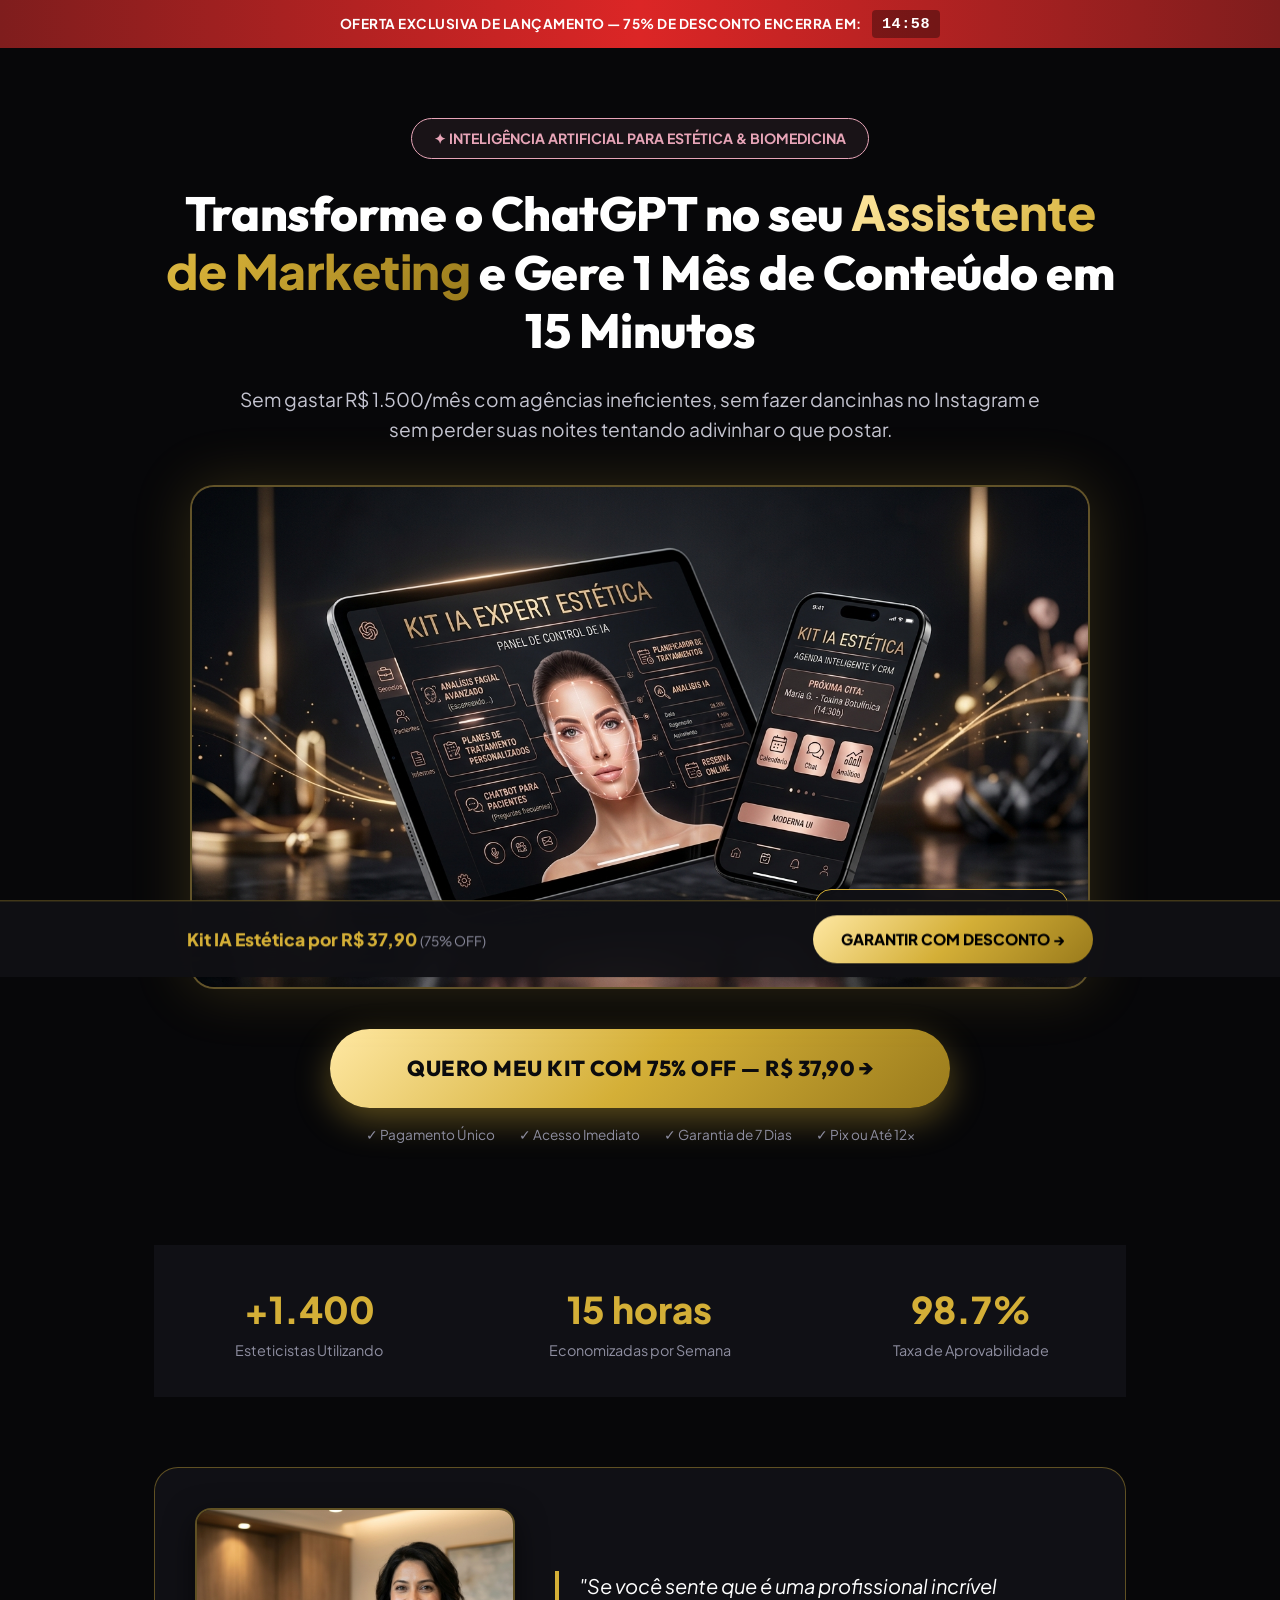
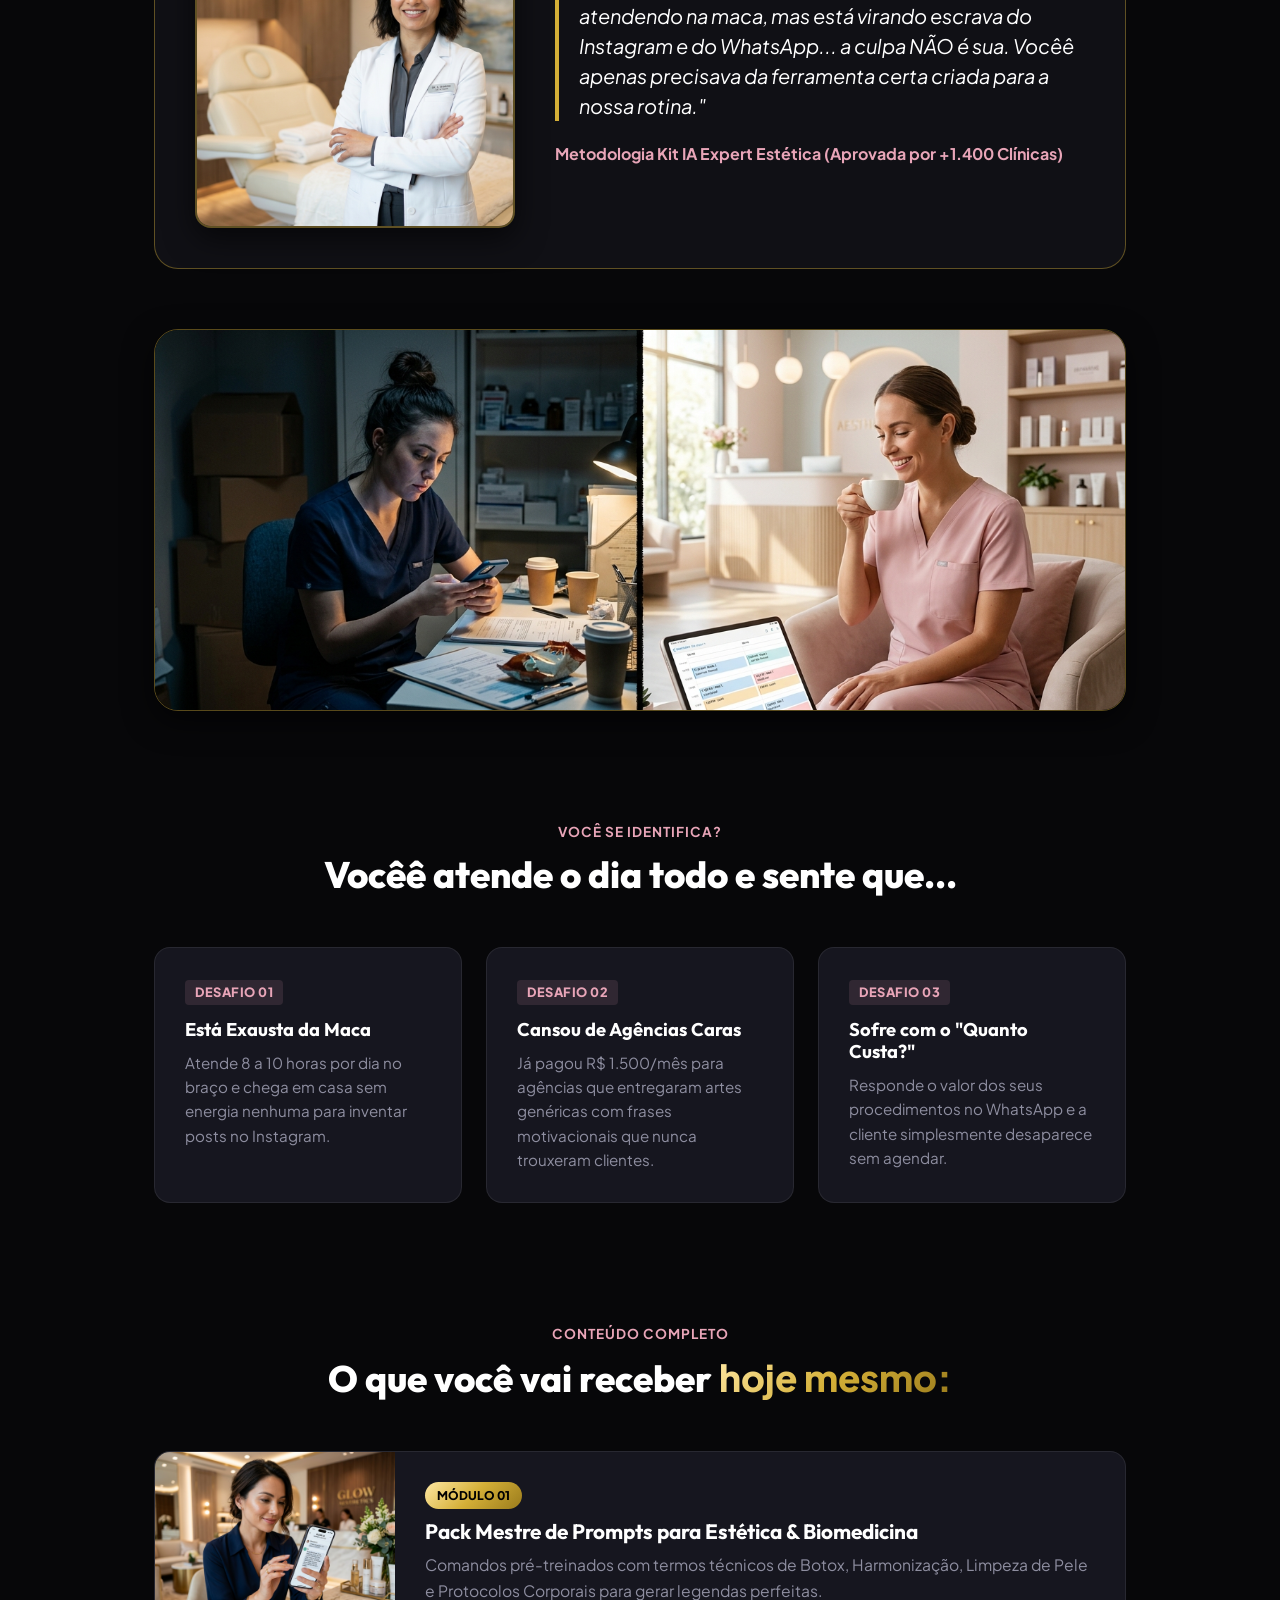
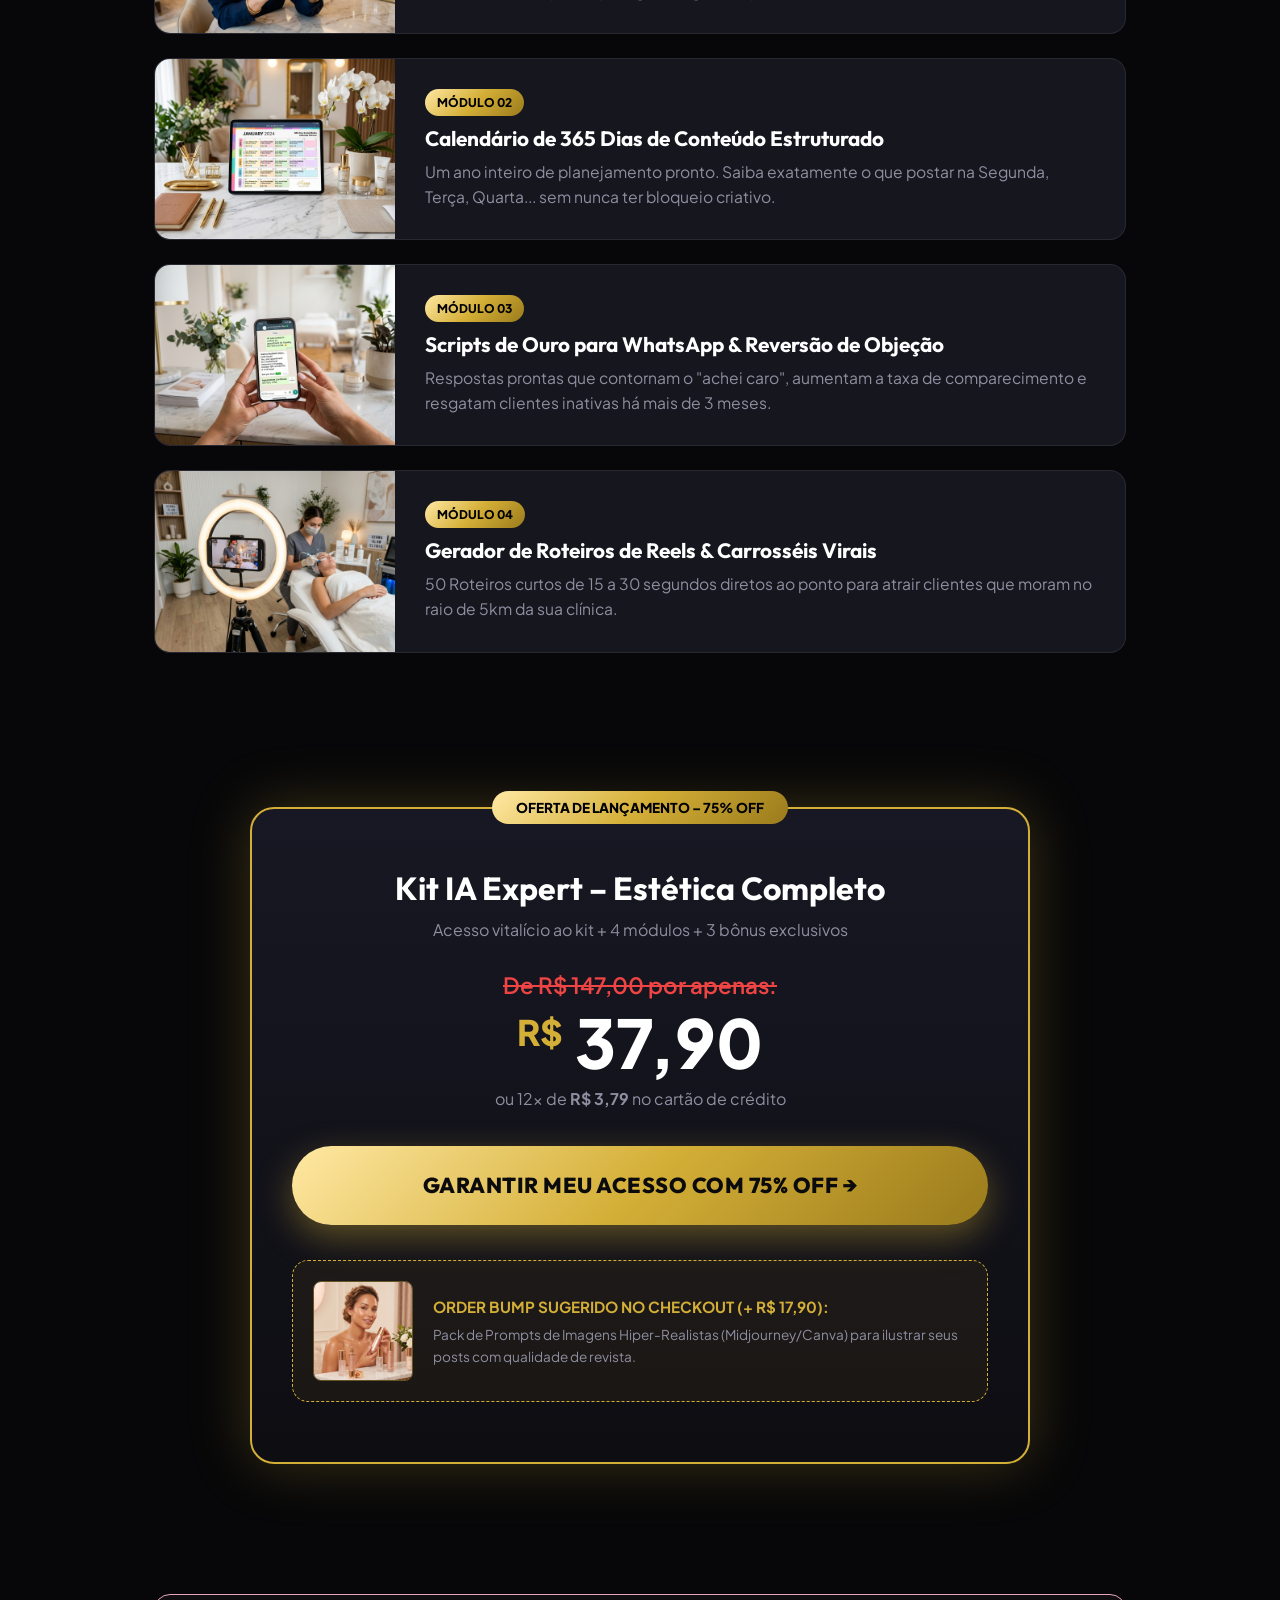
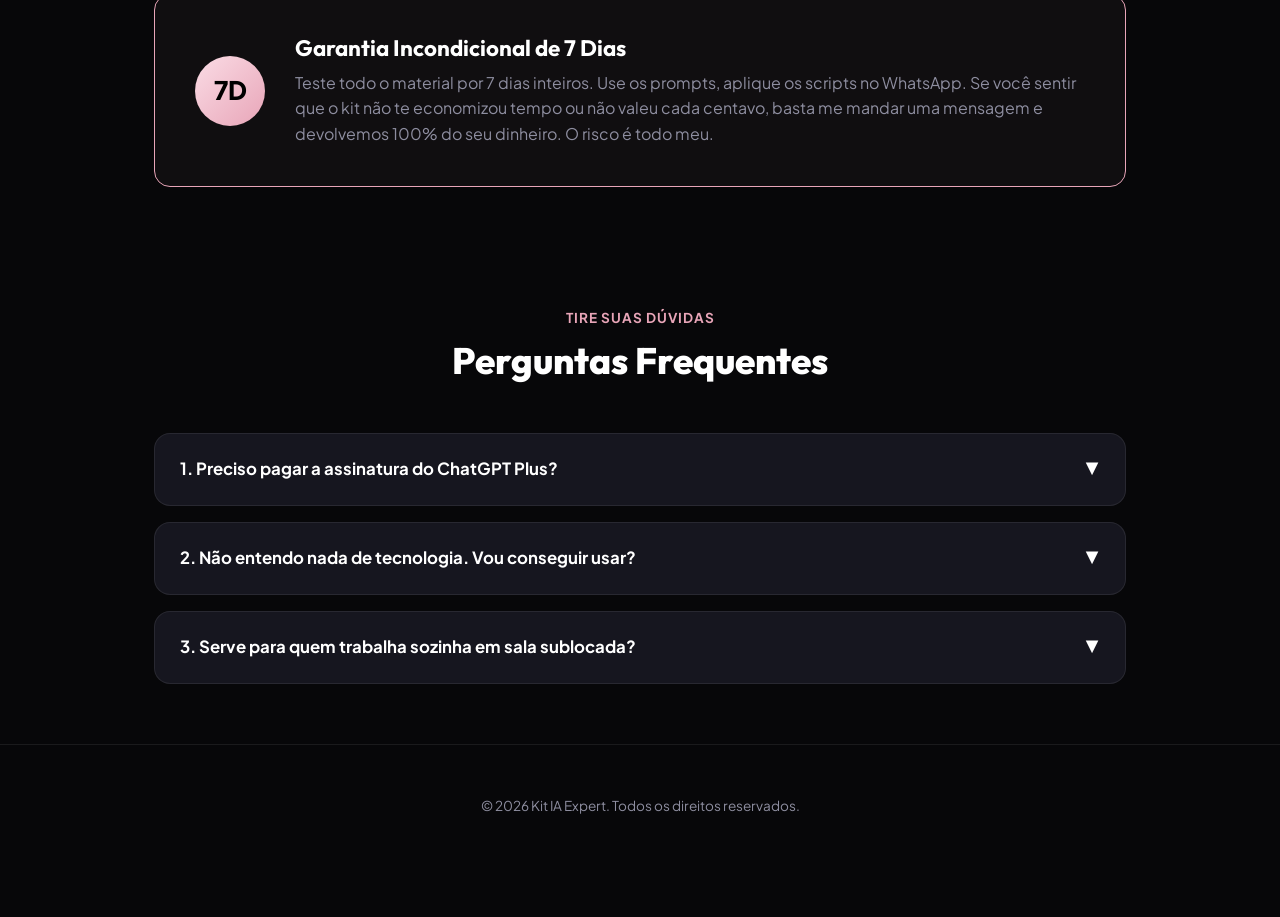
<file: landing_page/index.html>
<!DOCTYPE html>
<html lang="pt-BR">
<head>
    <meta charset="UTF-8">
    <meta name="viewport" content="width=device-width, initial-scale=1.0">
    <title>Kit IA Expert – Edição Estética & Biomedicina</title>
    <meta name="description" content="O sistema de Inteligência Artificial pronto para esteticistas e biomédicas criarem 1 mês de conteúdo e agendamentos no WhatsApp em apenas 15 minutos.">
    
    <!-- Google Fonts -->
    <link rel="preconnect" href="https://fonts.googleapis.com">
    <link rel="preconnect" href="https://fonts.gstatic.com" crossorigin>
    <link href="https://fonts.googleapis.com/css2?family=Outfit:wght@400;500;600;700;800;900&family=Plus+Jakarta+Sans:wght@400;500;600;700;800&display=swap" rel="stylesheet">
    
    <style>
        :root {
            --bg-body: #070709;
            --bg-surface: #101015;
            --bg-card: #16161F;
            --bg-card-hover: #1E1E2A;
            
            --gold-primary: #D4AF37;
            --gold-light: #F3E5AB;
            --gold-glow: rgba(212, 175, 55, 0.3);
            --gradient-gold: linear-gradient(135deg, #FFE8A3 0%, #D4AF37 50%, #9A7B1C 100%);
            
            --rose-primary: #E8A5B8;
            --rose-glow: rgba(232, 165, 184, 0.2);
            --gradient-rose: linear-gradient(135deg, #FADCE5 0%, #E8A5B8 100%);
            
            --text-title: #FFFFFF;
            --text-body: #C4C4D0;
            --text-muted: #8E8EA0;
            
            --border-subtle: rgba(255, 255, 255, 0.08);
            --border-gold: rgba(212, 175, 55, 0.4);
            
            --radius-sm: 8px;
            --radius-md: 16px;
            --radius-lg: 24px;
            --radius-full: 9999px;
            
            --shadow-glow: 0 0 60px rgba(212, 175, 55, 0.2);
        }

        *, *::before, *::after {
            margin: 0;
            padding: 0;
            box-sizing: border-box;
            font-family: 'Plus Jakarta Sans', sans-serif;
            -webkit-font-smoothing: antialiased;
        }

        html {
            scroll-behavior: smooth;
            background-color: var(--bg-body);
            color: var(--text-body);
        }

        body {
            overflow-x: hidden;
            line-height: 1.6;
        }

        h1, h2, h3, h4, h5 {
            font-family: 'Outfit', sans-serif;
            color: var(--text-title);
            line-height: 1.2;
        }

        .container {
            max-width: 1020px;
            margin: 0 auto;
            padding: 0 24px;
        }

        .text-gradient-gold {
            background: var(--gradient-gold);
            -webkit-background-clip: text;
            -webkit-text-fill-color: transparent;
        }

        .text-gradient-rose {
            background: var(--gradient-rose);
            -webkit-background-clip: text;
            -webkit-text-fill-color: transparent;
        }

        /* TOP BAR */
        .top-bar {
            background: linear-gradient(90deg, #7F1D1D 0%, #DC2626 50%, #7F1D1D 100%);
            color: #FFFFFF;
            text-align: center;
            padding: 10px 16px;
            font-size: 0.85rem;
            font-weight: 700;
            letter-spacing: 0.5px;
            text-transform: uppercase;
            display: flex;
            align-items: center;
            justify-content: center;
            gap: 10px;
        }

        .timer-badge {
            background: rgba(0, 0, 0, 0.35);
            padding: 2px 10px;
            border-radius: 4px;
            font-family: monospace;
            font-size: 0.95rem;
        }

        /* HERO SECTION */
        .hero {
            padding: 70px 0 50px;
            text-align: center;
            position: relative;
        }

        .hero-pill {
            display: inline-flex;
            align-items: center;
            gap: 8px;
            background: rgba(232, 165, 184, 0.08);
            border: 1px solid var(--rose-primary);
            color: var(--rose-primary);
            padding: 8px 22px;
            border-radius: var(--radius-full);
            font-size: 0.88rem;
            font-weight: 700;
            margin-bottom: 24px;
        }

        .hero h1 {
            font-size: 3rem;
            font-weight: 800;
            margin-bottom: 24px;
            letter-spacing: -0.5px;
        }

        .hero p.subheadline {
            font-size: 1.2rem;
            color: var(--text-body);
            max-width: 820px;
            margin: 0 auto 40px;
            font-weight: 400;
        }

        /* REALISTIC MOCKUP CONTAINER */
        .mockup-container {
            position: relative;
            max-width: 900px;
            margin: 0 auto 40px;
            border-radius: var(--radius-lg);
            overflow: hidden;
            border: 2px solid var(--border-gold);
            box-shadow: var(--shadow-glow);
            background: var(--bg-card);
        }

        .mockup-img {
            width: 100%;
            height: auto;
            display: block;
            object-fit: cover;
        }

        .mockup-badge-overlay {
            position: absolute;
            bottom: 20px;
            right: 20px;
            background: rgba(16, 16, 21, 0.9);
            border: 1px solid var(--gold-primary);
            padding: 12px 24px;
            border-radius: var(--radius-md);
            backdrop-filter: blur(10px);
            text-align: right;
        }

        .mockup-badge-overlay strong {
            color: var(--gold-primary);
            display: block;
            font-size: 1.05rem;
        }

        .mockup-badge-overlay span {
            color: var(--text-muted);
            font-size: 0.82rem;
        }

        /* CTA BUTTON */
        .btn-primary {
            display: inline-flex;
            align-items: center;
            justify-content: center;
            width: 100%;
            max-width: 620px;
            background: var(--gradient-gold);
            color: #0B0B0E;
            font-family: 'Outfit', sans-serif;
            font-size: 1.35rem;
            font-weight: 800;
            text-decoration: none;
            padding: 22px 36px;
            border-radius: var(--radius-full);
            text-transform: uppercase;
            letter-spacing: 0.5px;
            box-shadow: 0 12px 35px rgba(212, 175, 55, 0.4);
            transition: all 0.3s cubic-bezier(0.4, 0, 0.2, 1);
            border: none;
            cursor: pointer;
        }

        .btn-primary:hover {
            transform: translateY(-4px) scale(1.02);
            box-shadow: 0 18px 45px rgba(212, 175, 55, 0.6);
        }

        .trust-badges {
            display: flex;
            align-items: center;
            justify-content: center;
            gap: 24px;
            font-size: 0.85rem;
            color: var(--text-muted);
            margin-top: 16px;
            flex-wrap: wrap;
        }

        .trust-badge-item {
            display: flex;
            align-items: center;
            gap: 6px;
        }

        /* STATS COUNTER BAR */
        .stats-bar {
            background: var(--bg-surface);
            border-y: 1px solid var(--border-subtle);
            padding: 35px 0;
            margin: 50px 0 70px;
        }

        .stats-grid {
            display: grid;
            grid-template-columns: repeat(auto-fit, minmax(200px, 1fr));
            gap: 20px;
            text-align: center;
        }

        .stat-number {
            font-size: 2.3rem;
            font-weight: 800;
            color: var(--gold-primary);
        }

        .stat-label {
            font-size: 0.9rem;
            color: var(--text-muted);
        }

        /* SECTION TITLES */
        .section-header {
            text-align: center;
            margin-bottom: 50px;
        }

        .section-tag {
            color: var(--rose-primary);
            font-size: 0.85rem;
            font-weight: 700;
            text-transform: uppercase;
            letter-spacing: 1px;
            margin-bottom: 10px;
            display: block;
        }

        .section-header h2 {
            font-size: 2.3rem;
            font-weight: 800;
        }

        /* PAIN SECTION WITH ELEGANT NUMBER BADGES */
        .pain-section {
            padding: 40px 0 60px;
        }

        .pain-grid {
            display: grid;
            grid-template-columns: repeat(auto-fit, minmax(280px, 1fr));
            gap: 24px;
        }

        .pain-card {
            background: var(--bg-card);
            border: 1px solid var(--border-subtle);
            border-radius: var(--radius-md);
            padding: 30px;
            transition: all 0.3s ease;
            position: relative;
        }

        .pain-card:hover {
            border-color: var(--rose-primary);
            transform: translateY(-4px);
        }

        .pain-tag-num {
            display: inline-block;
            background: rgba(232, 165, 184, 0.12);
            color: var(--rose-primary);
            font-weight: 800;
            font-size: 0.8rem;
            padding: 2px 10px;
            border-radius: 4px;
            margin-bottom: 14px;
            letter-spacing: 0.5px;
        }

        .pain-card h4 {
            font-size: 1.15rem;
            margin-bottom: 10px;
        }

        .pain-card p {
            font-size: 0.95rem;
            color: var(--text-muted);
        }

        /* REAL TRANSFORMATION BANNER */
        .transformation-banner {
            margin: 40px 0 70px;
            border-radius: var(--radius-lg);
            overflow: hidden;
            border: 1px solid var(--border-gold);
            box-shadow: 0 10px 30px rgba(0, 0, 0, 0.6);
        }

        .trans-img {
            width: 100%;
            height: 380px;
            object-fit: cover;
            display: block;
        }

        /* PERSONA REAL SHOWCASE */
        .persona-showcase {
            background: var(--bg-surface);
            border: 1px solid var(--border-gold);
            border-radius: var(--radius-lg);
            padding: 40px;
            margin: 60px 0;
            display: grid;
            grid-template-columns: 320px 1fr;
            gap: 40px;
            align-items: center;
        }

        .persona-img {
            width: 100%;
            height: 320px;
            object-fit: cover;
            border-radius: var(--radius-md);
            border: 2px solid var(--border-gold);
            box-shadow: 0 10px 30px rgba(0, 0, 0, 0.6);
        }

        .persona-quote {
            font-size: 1.25rem;
            font-style: italic;
            color: #FFF;
            border-left: 4px solid var(--gold-primary);
            padding-left: 20px;
            margin-bottom: 20px;
            line-height: 1.5;
        }

        .persona-author {
            color: var(--rose-primary);
            font-weight: 700;
            font-size: 1rem;
        }

        /* MODULES BREAKDOWN */
        .modules-section {
            padding: 60px 0;
        }

        .module-card-rich {
            background: var(--bg-card);
            border: 1px solid var(--border-subtle);
            border-radius: var(--radius-md);
            overflow: hidden;
            margin-bottom: 24px;
            display: grid;
            grid-template-columns: 240px 1fr;
            transition: 0.3s;
        }

        .module-card-rich:hover {
            border-color: var(--gold-primary);
        }

        .module-thumb {
            width: 100%;
            height: 100%;
            min-height: 180px;
            object-fit: cover;
        }

        .module-body {
            padding: 30px;
            display: flex;
            flex-direction: column;
            justify-content: center;
        }

        .module-head-tag {
            display: inline-block;
            background: var(--gradient-gold);
            color: #000;
            font-weight: 800;
            font-size: 0.75rem;
            padding: 4px 12px;
            border-radius: var(--radius-full);
            margin-bottom: 10px;
            width: fit-content;
        }

        .module-body h3 {
            font-size: 1.3rem;
            color: #FFF;
            margin-bottom: 8px;
        }

        .module-body p {
            color: var(--text-muted);
            font-size: 0.98rem;
        }

        /* PRICING OFFER BOX */
        .pricing-section {
            padding: 70px 0;
            text-align: center;
        }

        .pricing-card {
            background: linear-gradient(180deg, #181824 0%, #0D0D12 100%);
            border: 2px solid var(--gold-primary);
            border-radius: var(--radius-lg);
            padding: 60px 40px;
            box-shadow: 0 0 60px rgba(212, 175, 55, 0.25);
            position: relative;
            max-width: 780px;
            margin: 0 auto;
        }

        .price-badge-top {
            position: absolute;
            top: -18px;
            left: 50%;
            transform: translateX(-50%);
            background: var(--gradient-gold);
            color: #000;
            font-weight: 800;
            padding: 6px 24px;
            border-radius: var(--radius-full);
            font-size: 0.85rem;
            text-transform: uppercase;
        }

        .price-slashed {
            color: #EF4444;
            text-decoration: line-through;
            font-size: 1.4rem;
            font-weight: 600;
            margin-bottom: 5px;
        }

        .price-main {
            font-size: 4.2rem;
            font-weight: 900;
            color: #FFFFFF;
            line-height: 1;
            margin-bottom: 10px;
        }

        .price-main span {
            color: var(--gold-primary);
            font-size: 2.2rem;
            vertical-align: super;
        }

        .price-installments {
            color: var(--text-muted);
            font-size: 1rem;
            margin-bottom: 35px;
        }

        /* ORDER BUMP */
        .bump-box-img {
            background: rgba(212, 175, 55, 0.06);
            border: 1px dashed var(--gold-primary);
            border-radius: var(--radius-md);
            padding: 20px;
            text-align: left;
            margin-top: 35px;
            display: grid;
            grid-template-columns: 100px 1fr;
            gap: 20px;
            align-items: center;
        }

        .bump-thumb {
            width: 100px;
            height: 100px;
            object-fit: cover;
            border-radius: var(--radius-sm);
            border: 1px solid var(--border-gold);
        }

        /* GUARANTEE */
        .guarantee-box {
            display: flex;
            align-items: center;
            gap: 30px;
            background: rgba(232, 165, 184, 0.04);
            border: 1px solid var(--rose-primary);
            border-radius: var(--radius-md);
            padding: 40px;
            margin: 60px 0;
        }

        .guarantee-badge-icon {
            min-width: 70px;
            height: 70px;
            border-radius: 50%;
            background: var(--gradient-rose);
            color: #000;
            font-weight: 900;
            font-size: 1.6rem;
            display: flex;
            align-items: center;
            justify-content: center;
            flex-shrink: 0;
        }

        /* FAQ ACCORDION */
        .faq-section {
            padding: 60px 0;
        }

        .faq-list {
            display: flex;
            flex-direction: column;
            gap: 16px;
        }

        .faq-item {
            background: var(--bg-card);
            border: 1px solid var(--border-subtle);
            border-radius: var(--radius-md);
            overflow: hidden;
        }

        .faq-question {
            padding: 22px 25px;
            font-weight: 700;
            color: #FFF;
            font-size: 1.05rem;
            cursor: pointer;
            display: flex;
            justify-content: space-between;
            align-items: center;
        }

        .faq-answer {
            padding: 0 25px 22px;
            color: var(--text-muted);
            font-size: 0.98rem;
            display: none;
            border-top: 1px solid var(--border-subtle);
            padding-top: 16px;
        }

        .faq-item.active .faq-answer {
            display: block;
        }

        /* STICKY BAR */
        .sticky-bar {
            position: fixed;
            bottom: 0;
            left: 0;
            width: 100%;
            background: rgba(16, 16, 21, 0.95);
            backdrop-filter: blur(15px);
            border-top: 1px solid var(--border-gold);
            padding: 14px 24px;
            z-index: 999;
            display: flex;
            align-items: center;
            justify-content: space-around;
            transform: translateY(100%);
            transition: transform 0.4s ease;
        }

        .sticky-bar.visible {
            transform: translateY(0);
        }

        .sticky-btn {
            background: var(--gradient-gold);
            color: #000;
            font-weight: 800;
            font-size: 0.95rem;
            padding: 12px 28px;
            border-radius: var(--radius-full);
            text-decoration: none;
            text-transform: uppercase;
        }

        footer {
            text-align: center;
            padding: 50px 0 100px;
            border-top: 1px solid var(--border-subtle);
            font-size: 0.85rem;
            color: var(--text-muted);
        }

        @media (max-width: 768px) {
            .hero h1 { font-size: 2rem; }
            .module-card-rich { grid-template-columns: 1fr; }
            .module-thumb { height: 180px; }
            .persona-showcase { grid-template-columns: 1fr; text-align: center; }
            .persona-img { height: 260px; }
            .bump-box-img { grid-template-columns: 1fr; text-align: center; }
            .bump-thumb { margin: 0 auto; }
            .guarantee-box { flex-direction: column; text-align: center; }
            .pricing-card { padding: 40px 20px; }
            .price-main { font-size: 3.2rem; }
        }
    </style>
</head>
<body>

    <!-- TOP BAR DE URGÊNCIA -->
    <div class="top-bar">
        <span>OFERTA EXCLUSIVA DE LANÇAMENTO — 75% DE DESCONTO ENCERRA EM:</span>
        <div class="timer-badge" id="timer">14:59</div>
    </div>

    <div class="container">

        <!-- HERO SECTION -->
        <section class="hero">
            <div class="hero-pill">
                ✦ INTELIGÊNCIA ARTIFICIAL PARA ESTÉTICA & BIOMEDICINA
            </div>

            <h1>
                Transforme o ChatGPT no seu <span class="text-gradient-gold">Assistente de Marketing</span> e Gere 1 Mês de Conteúdo em 15 Minutos
            </h1>

            <p class="subheadline">
                Sem gastar R$ 1.500/mês com agências ineficientes, sem fazer dancinhas no Instagram e sem perder suas noites tentando adivinhar o que postar.
            </p>

            <!-- MOCKUP COM IMAGEM REAL 3D HIGH-TICKET -->
            <div class="mockup-container">
                <img src="assets/hero_mockup.jpg" alt="Kit IA Expert Estética Mockup 3D" class="mockup-img">
                <div class="mockup-badge-overlay">
                    <strong>Kit IA Expert – Estética</strong>
                    <span>Sistema Completo Copia & Cola</span>
                </div>
            </div>

            <!-- PRIMARY CTA BUTTON -->
            <div style="display: flex; flex-direction: column; align-items: center;">
                <a href="SEU_LINK_DE_CHECKOUT_HOTMART_AQUI" class="btn-primary">
                    QUERO MEU KIT COM 75% OFF — R$ 37,90 →
                </a>

                <div class="trust-badges">
                    <div class="trust-badge-item">✓ Pagamento Único</div>
                    <div class="trust-badge-item">✓ Acesso Imediato</div>
                    <div class="trust-badge-item">✓ Garantia de 7 Dias</div>
                    <div class="trust-badge-item">✓ Pix ou Até 12x</div>
                </div>
            </div>
        </section>

        <!-- STATS BAR -->
        <div class="stats-bar">
            <div class="stats-grid">
                <div>
                    <div class="stat-number">+1.400</div>
                    <div class="stat-label">Esteticistas Utilizando</div>
                </div>
                <div>
                    <div class="stat-number">15 horas</div>
                    <div class="stat-label">Economizadas por Semana</div>
                </div>
                <div>
                    <div class="stat-number">98.7%</div>
                    <div class="stat-label">Taxa de Aprovabilidade</div>
                </div>
            </div>
        </div>

        <!-- PERSONA REAL SHOWCASE -->
        <section class="persona-showcase">
            <img src="assets/esteticista.jpg" alt="Esteticista Profissional em Clínica de Luxo" class="persona-img">
            <div>
                <p class="persona-quote">
                    "Se você sente que é uma profissional incrível atendendo na maca, mas está virando escrava do Instagram e do WhatsApp... a culpa NÃO é sua. Vocêê apenas precisava da ferramenta certa criada para a nossa rotina."
                </p>
                <div class="persona-author">Metodologia Kit IA Expert Estética (Aprovada por +1.400 Clínicas)</div>
            </div>
        </section>

        <!-- REAL TRANSFORMATION BANNER -->
        <div class="transformation-banner">
            <img src="assets/antes_depois.jpg" alt="Transformação de Rotina de Esteticista Antes e Depois do Kit IA" class="trans-img">
        </div>

        <!-- PAIN SECTION -->
        <section class="pain-section">
            <div class="section-header">
                <span class="section-tag">VOCÊ SE IDENTIFICA?</span>
                <h2>Vocêê atende o dia todo e sente que...</h2>
            </div>

            <div class="pain-grid">
                <div class="pain-card">
                    <span class="pain-tag-num">DESAFIO 01</span>
                    <h4>Está Exausta da Maca</h4>
                    <p>Atende 8 a 10 horas por dia no braço e chega em casa sem energia nenhuma para inventar posts no Instagram.</p>
                </div>
                <div class="pain-card">
                    <span class="pain-tag-num">DESAFIO 02</span>
                    <h4>Cansou de Agências Caras</h4>
                    <p>Já pagou R$ 1.500/mês para agências que entregaram artes genéricas com frases motivacionais que nunca trouxeram clientes.</p>
                </div>
                <div class="pain-card">
                    <span class="pain-tag-num">DESAFIO 03</span>
                    <h4>Sofre com o "Quanto Custa?"</h4>
                    <p>Responde o valor dos seus procedimentos no WhatsApp e a cliente simplesmente desaparece sem agendar.</p>
                </div>
            </div>
        </section>

        <!-- MODULES BREAKDOWN WITH REAL PHOTOGRAPHY -->
        <section class="modules-section">
            <div class="section-header">
                <span class="section-tag">CONTEÚDO COMPLETO</span>
                <h2>O que você vai receber <span class="text-gradient-gold">hoje mesmo:</span></h2>
            </div>

            <div class="module-card-rich">
                <img src="assets/modulo_1_prompts.jpg" alt="Pack Mestre de Prompts Estética" class="module-thumb">
                <div class="module-body">
                    <span class="module-head-tag">MÓDULO 01</span>
                    <h3>Pack Mestre de Prompts para Estética & Biomedicina</h3>
                    <p>Comandos pré-treinados com termos técnicos de Botox, Harmonização, Limpeza de Pele e Protocolos Corporais para gerar legendas perfeitas.</p>
                </div>
            </div>

            <div class="module-card-rich">
                <img src="assets/modulo_2_calendario.jpg" alt="Calendário 365 Dias de Conteúdo Estética" class="module-thumb">
                <div class="module-body">
                    <span class="module-head-tag">MÓDULO 02</span>
                    <h3>Calendário de 365 Dias de Conteúdo Estruturado</h3>
                    <p>Um ano inteiro de planejamento pronto. Saiba exatamente o que postar na Segunda, Terça, Quarta... sem nunca ter bloqueio criativo.</p>
                </div>
            </div>

            <div class="module-card-rich">
                <img src="assets/modulo_3_whatsapp.jpg" alt="Scripts de Venda para WhatsApp Estética" class="module-thumb">
                <div class="module-body">
                    <span class="module-head-tag">MÓDULO 03</span>
                    <h3>Scripts de Ouro para WhatsApp & Reversão de Objeção</h3>
                    <p>Respostas prontas que contornam o "achei caro", aumentam a taxa de comparecimento e resgatam clientes inativas há mais de 3 meses.</p>
                </div>
            </div>

            <div class="module-card-rich">
                <img src="assets/modulo_4_reels.jpg" alt="Roteiros de Reels e Carrosséis Estética" class="module-thumb">
                <div class="module-body">
                    <span class="module-head-tag">MÓDULO 04</span>
                    <h3>Gerador de Roteiros de Reels & Carrosséis Virais</h3>
                    <p>50 Roteiros curtos de 15 a 30 segundos diretos ao ponto para atrair clientes que moram no raio de 5km da sua clínica.</p>
                </div>
            </div>
        </section>

        <!-- PRICING SECTION -->
        <section class="pricing-section" id="comprar">
            <div class="pricing-card">
                <span class="price-badge-top">OFERTA DE LANÇAMENTO – 75% OFF</span>

                <h3 style="font-size: 2rem; margin-bottom: 10px; color: #FFF;">Kit IA Expert – Estética Completo</h3>
                <p style="color: var(--text-muted); margin-bottom: 25px;">Acesso vitalício ao kit + 4 módulos + 3 bônus exclusivos</p>

                <div class="price-slashed">De R$ 147,00 por apenas:</div>
                <div class="price-main"><span>R$</span> 37,90</div>
                <div class="price-installments">ou 12x de <strong>R$ 3,79</strong> no cartão de crédito</div>

                <a href="SEU_LINK_DE_CHECKOUT_HOTMART_AQUI" class="btn-primary" style="max-width: 100%;">
                    GARANTIR MEU ACESSO COM 75% OFF →
                </a>

                <!-- ORDER BUMP COM FOTO REAL -->
                <div class="bump-box-img">
                    <img src="assets/order_bump.jpg" alt="Pack de Prompts Imagens Canva Midjourney Estética" class="bump-thumb">
                    <div>
                        <strong style="color: var(--gold-primary); font-size: 0.95rem;">ORDER BUMP SUGERIDO NO CHECKOUT (+ R$ 17,90):</strong>
                        <p style="font-size: 0.85rem; color: var(--text-muted); margin-top: 4px;">Pack de Prompts de Imagens Hiper-Realistas (Midjourney/Canva) para ilustrar seus posts com qualidade de revista.</p>
                    </div>
                </div>
            </div>
        </section>

        <!-- GUARANTEE -->
        <div class="guarantee-box">
            <div class="guarantee-badge-icon">7D</div>
            <div>
                <h3 style="color: #FFF; font-size: 1.4rem; margin-bottom: 8px;">Garantia Incondicional de 7 Dias</h3>
                <p style="color: var(--text-muted); font-size: 1rem;">
                    Teste todo o material por 7 dias inteiros. Use os prompts, aplique os scripts no WhatsApp. Se você sentir que o kit não te economizou tempo ou não valeu cada centavo, basta me mandar uma mensagem e devolvemos 100% do seu dinheiro. O risco é todo meu.
                </p>
            </div>
        </div>

        <!-- FAQ ACCORDION -->
        <section class="faq-section">
            <div class="section-header">
                <span class="section-tag">TIRE SUAS DÚVIDAS</span>
                <h2>Perguntas Frequentes</h2>
            </div>

            <div class="faq-list">
                <div class="faq-item">
                    <div class="faq-question">
                        <span>1. Preciso pagar a assinatura do ChatGPT Plus?</span>
                        <span>▼</span>
                    </div>
                    <div class="faq-answer">
                        Não! Todos os comandos foram otimizados e testados para funcionar 100% perfeitamente na versão gratuita do ChatGPT ou Claude.
                    </div>
                </div>

                <div class="faq-item">
                    <div class="faq-question">
                        <span>2. Não entendo nada de tecnologia. Vou conseguir usar?</span>
                        <span>▼</span>
                    </div>
                    <div class="faq-answer">
                        Sim! Se você sabe copiar e colar um texto no seu celular, você sabe usar o kit. É literalmente abrir o guia, copiar o comando e colar no aplicativo.
                    </div>
                </div>

                <div class="faq-item">
                    <div class="faq-question">
                        <span>3. Serve para quem trabalha sozinha em sala sublocada?</span>
                        <span>▼</span>
                    </div>
                    <div class="faq-answer">
                        É perfeito exatamente para quem atende sozinha! Vocêê economiza horas que gastaria pensando em marketing e consegue focar no seu atendimento e descanso.
                    </div>
                </div>
            </div>
        </section>

    </div>

    <!-- FOOTER -->
    <footer>
        <div class="container">
            <p>&copy; 2026 Kit IA Expert. Todos os direitos reservados.</p>
        </div>
    </footer>

    <!-- STICKY BAR -->
    <div class="sticky-bar" id="sticky-bar">
        <div>
            <span style="color: var(--gold-primary); font-weight: 800; font-size: 1.1rem;">Kit IA Estética por R$ 37,90</span>
            <span style="color: var(--text-muted); font-size: 0.85rem;"> (75% OFF)</span>
        </div>
        <a href="SEU_LINK_DE_CHECKOUT_HOTMART_AQUI" class="sticky-btn">GARANTIR COM DESCONTO →</a>
    </div>

    <script>
        let timeInSeconds = 15 * 60;
        const timerElement = document.getElementById('timer');
        setInterval(() => {
            if (timeInSeconds > 0) {
                timeInSeconds--;
                let minutes = Math.floor(timeInSeconds / 60);
                let seconds = timeInSeconds % 60;
                timerElement.innerText = `${minutes.toString().padStart(2, '0')}:${seconds.toString().padStart(2, '0')}`;
            }
        }, 1000);

        const faqItems = document.querySelectorAll('.faq-item');
        faqItems.forEach(item => {
            item.querySelector('.faq-question').addEventListener('click', () => {
                item.classList.toggle('active');
            });
        });

        const stickyBar = document.getElementById('sticky-bar');
        window.addEventListener('scroll', () => {
            if (window.scrollY > 500) {
                stickyBar.classList.add('visible');
            } else {
                stickyBar.classList.remove('visible');
            }
        });
    </script>
</body>
</html>
</file>
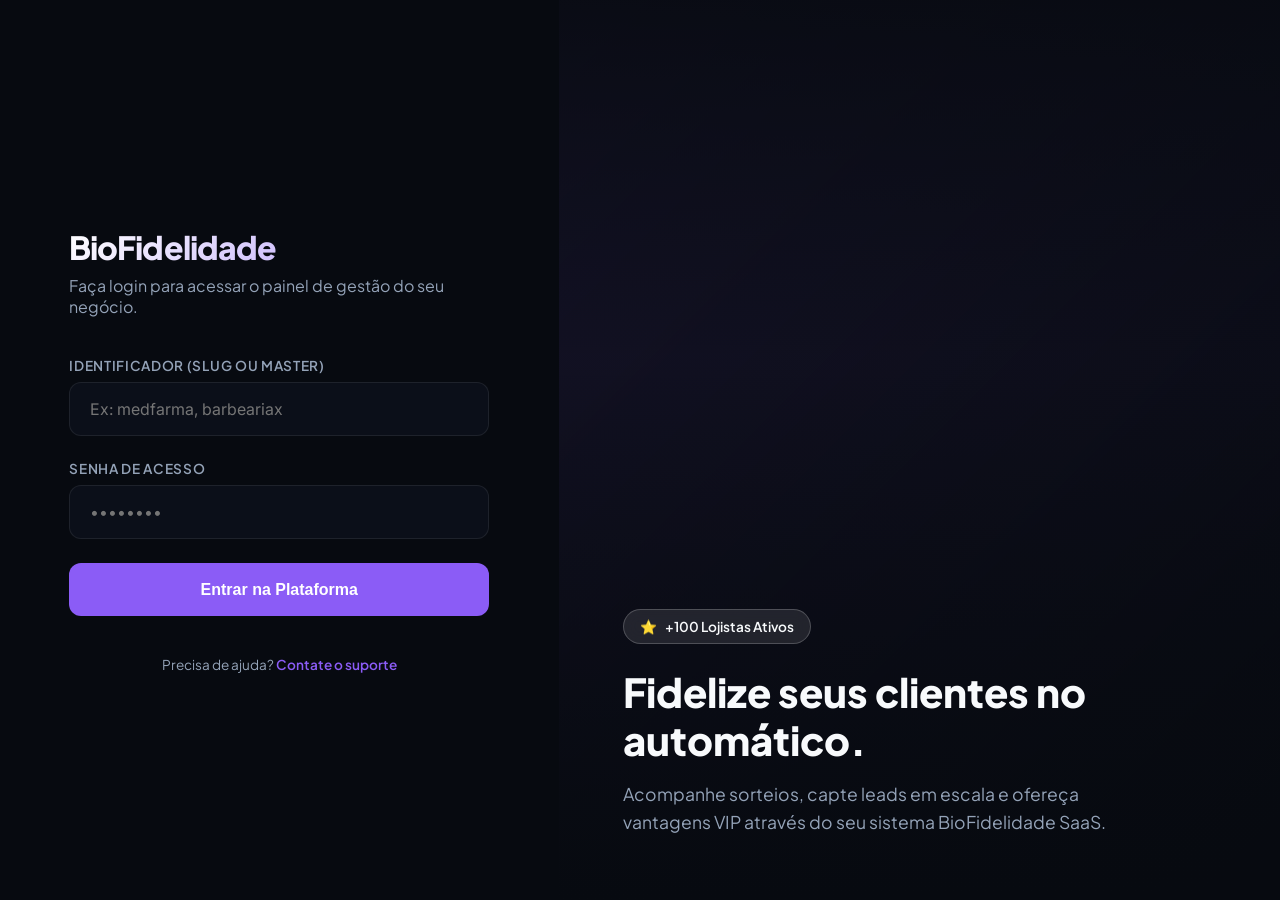
<file: login.html>
<!DOCTYPE html>
<html lang="pt-BR">
<head>
    <meta charset="UTF-8">
    <meta name="viewport" content="width=device-width, initial-scale=1.0">
    <title>BioFidelidade | Login</title>
    <!-- Google Fonts -->
    <link rel="preconnect" href="https://fonts.googleapis.com">
    <link rel="preconnect" href="https://fonts.gstatic.com" crossorigin>
    <link href="https://fonts.googleapis.com/css2?family=Plus+Jakarta+Sans:wght@400;500;600;700;800&family=Inter:wght@400;500;600&display=swap" rel="stylesheet">
    <style>
        :root {
            --bg-dark: #070a10;
            --surface: #0b0f19;
            --surface-hover: rgba(255,255,255,0.05);
            --border: rgba(255,255,255,0.08);
            --text-main: #f8fafc;
            --text-muted: #94a3b8;
            --primary: #8b5cf6;
            --primary-hover: #7c3aed;
            --accent: #10b981;
            --radius-md: 12px;
            --radius-lg: 24px;
            --transition: all 0.3s cubic-bezier(0.4, 0, 0.2, 1);
        }

        * { margin: 0; padding: 0; box-sizing: border-box; }

        body {
            font-family: 'Plus Jakarta Sans', system-ui, sans-serif;
            background-color: var(--bg-dark);
            color: var(--text-main);
            min-height: 100vh;
            display: flex;
        }

        /* Split Layout */
        .login-container {
            display: flex;
            width: 100%;
            min-height: 100vh;
        }

        /* Left Side: Form */
        .login-form-section {
            flex: 1;
            display: flex;
            flex-direction: column;
            justify-content: center;
            align-items: center;
            padding: 2rem;
            position: relative;
        }

        .login-box {
            width: 100%;
            max-width: 420px;
            animation: slideUp 0.6s ease-out forwards;
            opacity: 0;
            transform: translateY(20px);
        }

        @keyframes slideUp {
            to { opacity: 1; transform: translateY(0); }
        }

        .brand {
            font-size: 2rem;
            font-weight: 800;
            letter-spacing: -0.03em;
            margin-bottom: 0.5rem;
            background: linear-gradient(135deg, #fff 0%, #a78bfa 100%);
            -webkit-background-clip: text;
            -webkit-text-fill-color: transparent;
        }

        .subtitle {
            color: var(--text-muted);
            font-size: 1rem;
            margin-bottom: 2.5rem;
        }

        /* Form Elements */
        .form-group {
            margin-bottom: 1.5rem;
            position: relative;
        }

        .form-label {
            display: block;
            font-size: 0.85rem;
            font-weight: 600;
            color: var(--text-muted);
            margin-bottom: 0.5rem;
            text-transform: uppercase;
            letter-spacing: 0.05em;
            transition: var(--transition);
        }

        .form-input {
            width: 100%;
            background: var(--surface);
            border: 1px solid var(--border);
            color: #fff;
            padding: 1rem 1.25rem;
            border-radius: var(--radius-md);
            font-size: 1rem;
            font-family: 'Inter', sans-serif;
            transition: var(--transition);
            outline: none;
        }

        .form-input:focus {
            border-color: var(--primary);
            box-shadow: 0 0 0 4px rgba(139, 92, 246, 0.15);
            background: rgba(255,255,255,0.02);
        }

        .form-input:focus + .form-label,
        .form-input:not(:placeholder-shown) + .form-label {
            color: var(--primary);
        }

        .btn-submit {
            width: 100%;
            background: var(--primary);
            color: #fff;
            border: none;
            padding: 1.1rem;
            border-radius: var(--radius-md);
            font-size: 1rem;
            font-weight: 700;
            cursor: pointer;
            transition: var(--transition);
            position: relative;
            overflow: hidden;
            display: flex;
            justify-content: center;
            align-items: center;
            gap: 0.5rem;
        }

        .btn-submit:hover {
            background: var(--primary-hover);
            transform: translateY(-2px);
            box-shadow: 0 8px 20px rgba(139, 92, 246, 0.3);
        }

        .btn-submit:active {
            transform: translateY(0);
        }

        /* Right Side: Showcase */
        .login-showcase-section {
            flex: 1.2;
            background: linear-gradient(135deg, rgba(139, 92, 246, 0.1) 0%, rgba(7, 10, 16, 1) 100%), 
                        url('https://images.unsplash.com/photo-1557804506-669a67965ba0?ixlib=rb-4.0.3&auto=format&fit=crop&w=1574&q=80') center/cover no-repeat;
            position: relative;
            display: none; /* Mobile hidden */
            align-items: flex-end;
            padding: 4rem;
        }

        @media (min-width: 992px) {
            .login-showcase-section {
                display: flex;
            }
        }

        .showcase-overlay {
            position: absolute;
            inset: 0;
            background: linear-gradient(to top, var(--bg-dark) 0%, transparent 60%, rgba(7,10,16,0.8) 100%);
        }

        .showcase-content {
            position: relative;
            z-index: 10;
            max-width: 500px;
        }

        .badge-proof {
            display: inline-flex;
            align-items: center;
            gap: 0.5rem;
            background: rgba(255,255,255,0.1);
            backdrop-filter: blur(8px);
            padding: 0.5rem 1rem;
            border-radius: 99px;
            border: 1px solid rgba(255,255,255,0.2);
            font-size: 0.85rem;
            font-weight: 600;
            margin-bottom: 1.5rem;
        }

        .showcase-title {
            font-size: 2.5rem;
            font-weight: 800;
            line-height: 1.2;
            margin-bottom: 1rem;
        }

        .showcase-text {
            color: var(--text-muted);
            font-size: 1.1rem;
            line-height: 1.6;
        }

        /* Error Toast */
        .toast {
            position: fixed;
            bottom: 2rem;
            left: 50%;
            transform: translateX(-50%) translateY(100px);
            background: #ef4444;
            color: #fff;
            padding: 1rem 1.5rem;
            border-radius: 99px;
            font-weight: 600;
            font-size: 0.9rem;
            box-shadow: 0 10px 25px rgba(239, 68, 68, 0.4);
            transition: all 0.4s cubic-bezier(0.68, -0.55, 0.265, 1.55);
            opacity: 0;
            z-index: 9999;
            display: flex;
            align-items: center;
            gap: 0.5rem;
        }

        .toast.show {
            transform: translateX(-50%) translateY(0);
            opacity: 1;
        }

        /* Spinner for loading state */
        .spinner {
            width: 20px;
            height: 20px;
            border: 3px solid rgba(255,255,255,0.3);
            border-radius: 50%;
            border-top-color: #fff;
            animation: spin 1s ease-in-out infinite;
            display: none;
        }
        @keyframes spin { to { transform: rotate(360deg); } }

        .btn-submit.loading .spinner { display: inline-block; }
        .btn-submit.loading .btn-text { display: none; }
    </style>
</head>
<body>

    <div class="login-container">
        <!-- FORM SIDE -->
        <div class="login-form-section">
            <div class="login-box">
                <h1 class="brand">BioFidelidade</h1>
                <p class="subtitle">Faça login para acessar o painel de gestão do seu negócio.</p>

                <form id="loginForm" onsubmit="handleLogin(event)">
                    <div class="form-group">
                        <label class="form-label">Identificador (Slug ou master)</label>
                        <input type="text" id="username" class="form-input" placeholder="Ex: medfarma, barbeariax" required autocomplete="off">
                    </div>
                    
                    <div class="form-group">
                        <label class="form-label">Senha de Acesso</label>
                        <input type="password" id="password" class="form-input" placeholder="••••••••" required>
                    </div>

                    <button type="submit" class="btn-submit" id="submitBtn">
                        <span class="btn-text">Entrar na Plataforma</span>
                        <div class="spinner"></div>
                    </button>
                </form>
                
                <div style="margin-top: 2.5rem; text-align: center; color: var(--text-muted); font-size: 0.85rem;">
                    Precisa de ajuda? <a href="#" style="color: var(--primary); text-decoration: none; font-weight: 600;">Contate o suporte</a>
                </div>
            </div>
        </div>

        <!-- SHOWCASE SIDE -->
        <div class="login-showcase-section">
            <div class="showcase-overlay"></div>
            <div class="showcase-content">
                <div class="badge-proof">
                    <span>⭐</span> +100 Lojistas Ativos
                </div>
                <h2 class="showcase-title">Fidelize seus clientes no automático.</h2>
                <p class="showcase-text">
                    Acompanhe sorteios, capte leads em escala e ofereça vantagens VIP através do seu sistema BioFidelidade SaaS.
                </p>
            </div>
        </div>
    </div>

    <!-- TOAST NOTIFICATION -->
    <div id="toast" class="toast">
        <span id="toast-icon">⚠️</span>
        <span id="toast-msg">Mensagem de erro aqui</span>
    </div>

    <script>
        function showToast(msg, type = 'error') {
            const toast = document.getElementById('toast');
            const msgEl = document.getElementById('toast-msg');
            const iconEl = document.getElementById('toast-icon');
            
            msgEl.textContent = msg;
            
            if (type === 'error') {
                toast.style.background = '#ef4444';
                toast.style.boxShadow = '0 10px 25px rgba(239, 68, 68, 0.4)';
                iconEl.textContent = '⚠️';
            } else {
                toast.style.background = '#10b981';
                toast.style.boxShadow = '0 10px 25px rgba(16, 185, 129, 0.4)';
                iconEl.textContent = '✅';
            }

            toast.classList.add('show');
            setTimeout(() => {
                toast.classList.remove('show');
            }, 3500);
        }

        function handleLogin(e) {
            e.preventDefault();
            
            const btn = document.getElementById('submitBtn');
            const user = document.getElementById('username').value.trim().toLowerCase();
            const pass = document.getElementById('password').value;

            // Simula loading para premium feel
            btn.classList.add('loading');
            btn.disabled = true;

            setTimeout(() => {
                btn.classList.remove('loading');
                btn.disabled = false;

                // Validação Master
                if (user === 'master' && pass === 'admin123') {
                    showToast('Login Master Autorizado!', 'success');
                    setTimeout(() => window.location.href = 'admin/master.html', 1000);
                    return;
                }

                // Validação Lojista (Tenant)
                const customTenants = JSON.parse(localStorage.getItem('bf_custom_tenants') || '{}');
                const defaultSlugs = ['medfarma', 'pizzariacentral', 'lojamarina', 'barbeariax'];
                
                let foundSlug = null;
                if (defaultSlugs.includes(user) || customTenants[user]) {
                    foundSlug = user;
                }

                if (foundSlug) {
                    if (pass === '1234') { // Senha padrão para testes de lojista
                        showToast(`Bem-vindo de volta, ${foundSlug}!`, 'success');
                        setTimeout(() => window.location.href = `admin/empresa.html?tenant=${foundSlug}`, 1000);
                    } else {
                        showToast('Senha incorreta para este lojista.');
                    }
                } else {
                    showToast('Identificador de empresa não encontrado.');
                }

            }, 800); // 800ms de delay proposital
        }
    </script>
</body>
</html>
</file>
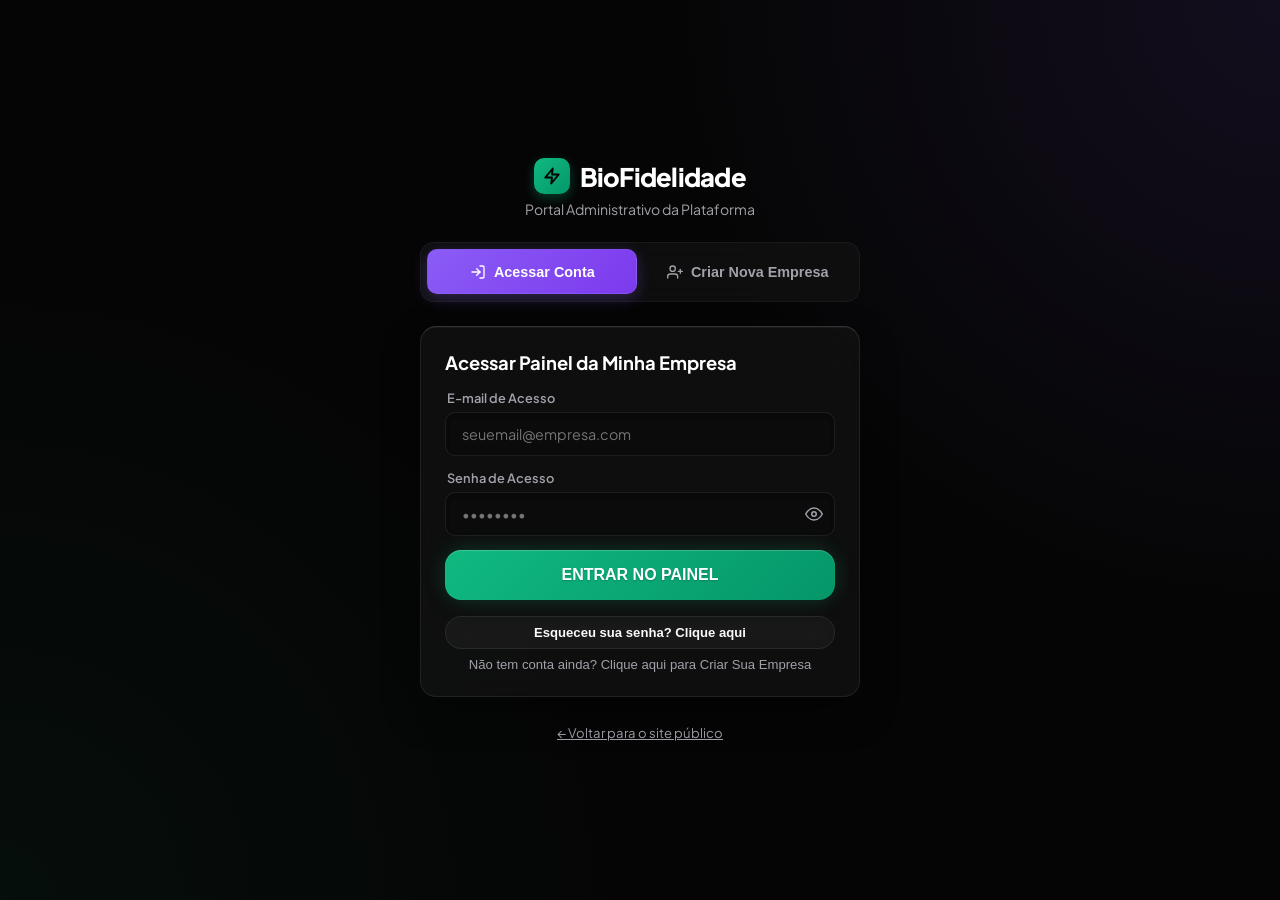
<file: admin/login.html>
<!DOCTYPE html>
<html lang="pt-BR">
<head>
  <meta charset="UTF-8">
  <meta name="viewport" content="width=device-width, initial-scale=1.0">
  <title>Acesso Corporativo | BioFidelidade SaaS</title>

  <!-- Google Fonts -->
  <link rel="preconnect" href="https://fonts.googleapis.com">
  <link rel="preconnect" href="https://fonts.gstatic.com" crossorigin>
  <link href="https://fonts.googleapis.com/css2?family=Plus+Jakarta+Sans:wght@500;600;700;800&family=Inter:wght@400;500;600&display=swap" rel="stylesheet">

  <link rel="stylesheet" href="../css/style.css">

  <style>
    body {
      min-height: 100vh;
      display: flex;
      align-items: center;
      justify-content: center;
      padding: 1.5rem;
      background: #050505;
      background-image: radial-gradient(circle at top right, rgba(139, 92, 246, 0.1), transparent 40%),
                        radial-gradient(circle at bottom left, rgba(16, 185, 137, 0.05), transparent 40%);
      -webkit-font-smoothing: antialiased;
    }
    .auth-container {
      width: 100%;
      max-width: 440px;
      z-index: 10;
    }
    .brand-logo-badge {
      display: inline-flex;
      align-items: center;
      gap: 0.6rem;
      font-size: 1.6rem;
      font-weight: 800;
      color: #ffffff;
      text-decoration: none;
      letter-spacing: -0.03em;
    }
    .brand-logo-icon {
      width: 36px;
      height: 36px;
      background: linear-gradient(135deg, #10b981 0%, #059669 100%);
      border-radius: 10px;
      display: flex;
      align-items: center;
      justify-content: center;
      color: #000;
      font-weight: 900;
      box-shadow: 0 4px 12px rgba(16, 185, 129, 0.3);
    }
    .tab-switcher-buttons {
      display: flex;
      gap: 0.35rem;
      margin-bottom: 1.5rem;
      background: rgba(20, 20, 20, 0.6);
      padding: 0.4rem;
      border-radius: 14px;
      border: 1px solid rgba(255,255,255,0.05);
      backdrop-filter: blur(12px);
    }
    .tab-toggle-btn {
      flex: 1;
      padding: 0.85rem;
      border-radius: 10px;
      border: 1px solid transparent;
      background: transparent;
      color: #a1a1aa;
      font-weight: 700;
      font-size: 0.9rem;
      cursor: pointer;
      text-align: center;
      transition: all 0.3s cubic-bezier(0.25, 0.8, 0.25, 1);
      display: flex;
      align-items: center;
      justify-content: center;
      gap: 0.5rem;
    }
    .tab-toggle-btn:hover { color: #fff; background: rgba(255,255,255,0.02); }
    .tab-toggle-btn.active {
      background: linear-gradient(135deg, #8b5cf6 0%, #7c3aed 100%);
      color: #ffffff;
      box-shadow: 0 4px 16px rgba(139, 92, 246, 0.3);
      border-color: rgba(139, 92, 246, 0.5);
    }
    .password-wrapper {
      position: relative;
      display: flex;
      align-items: center;
    }
    .password-toggle-eye {
      position: absolute;
      right: 12px;
      background: none;
      border: none;
      color: #a1a1aa;
      cursor: pointer;
      padding: 0;
      display: flex;
      align-items: center;
      justify-content: center;
      transition: all 0.2s ease;
    }
    .password-toggle-eye:hover {
      color: #fff;
    }
    .toast-banner {
      display: none;
      padding: 1rem;
      border-radius: 12px;
      font-size: 0.9rem;
      font-weight: 600;
      margin-bottom: 1.5rem;
      text-align: center;
      line-height: 1.4;
      animation: fadeIn 0.3s ease;
      backdrop-filter: blur(12px);
    }
    .toast-success {
      background: rgba(16, 185, 129, 0.1);
      border: 1px solid rgba(16, 185, 129, 0.3);
      color: #34d399;
      box-shadow: 0 4px 12px rgba(16, 185, 129, 0.1);
    }
    .toast-error {
      background: rgba(239, 68, 68, 0.1);
      border: 1px solid rgba(239, 68, 68, 0.3);
      color: #f87171;
      box-shadow: 0 4px 12px rgba(239, 68, 68, 0.1);
    }
    .email-template-box {
      background: #0a0a0a;
      border: 1px solid rgba(255,255,255,0.08);
      border-radius: 16px;
      padding: 2rem;
      font-family: 'Inter', sans-serif;
      color: #f8fafc;
      text-align: left;
      box-shadow: inset 0 2px 12px rgba(255,255,255,0.02);
    }
    
    @keyframes fadeIn { from { opacity: 0; transform: translateY(-5px); } to { opacity: 1; transform: translateY(0); } }
  </style>

  <script>
    function showForm(formType) {
      hideToast();
      const loginContainer = document.getElementById('form-login-container');
      const signupContainer = document.getElementById('form-signup-container');
      const forgotContainer = document.getElementById('form-forgot-container');
      const mainSwitcher = document.getElementById('main-tabs-switcher');
      const btnLogin = document.getElementById('tab-btn-login');
      const btnSignup = document.getElementById('tab-btn-signup');

      if (!loginContainer || !signupContainer || !forgotContainer) return;

      if (formType === 'forgot') {
        loginContainer.style.display = 'none';
        signupContainer.style.display = 'none';
        forgotContainer.style.display = 'block';
        if (mainSwitcher) mainSwitcher.style.display = 'none';
      } else if (formType === 'signup') {
        loginContainer.style.display = 'none';
        signupContainer.style.display = 'block';
        forgotContainer.style.display = 'none';
        if (mainSwitcher) mainSwitcher.style.display = 'flex';
        if (btnSignup && btnLogin) {
          btnSignup.classList.add('active');
          btnLogin.classList.remove('active');
        }
      } else {
        loginContainer.style.display = 'block';
        signupContainer.style.display = 'none';
        forgotContainer.style.display = 'none';
        if (mainSwitcher) mainSwitcher.style.display = 'flex';
        if (btnSignup && btnLogin) {
          btnLogin.classList.add('active');
          btnSignup.classList.remove('active');
        }
      }
    }

    function showToast(msg, type = 'success') {
      const toast = document.getElementById('toast-notification');
      if (!toast) return;
      toast.className = `toast-banner ${type === 'success' ? 'toast-success' : 'toast-error'}`;
      toast.innerHTML = msg;
      toast.style.display = 'block';
    }

    function hideToast() {
      const toast = document.getElementById('toast-notification');
      if (toast) toast.style.display = 'none';
    }

    function togglePasswordVisibility(inputId, btn) {
      const input = document.getElementById(inputId);
      if (!input) return;
      const eyeIcon = btn.querySelector('svg');
      if (input.type === 'password') {
        input.type = 'text';
        if (eyeIcon) {
          eyeIcon.innerHTML = `<path d="M17.94 17.94A10.07 10.07 0 0 1 12 20c-7 0-11-8-11-8a18.45 18.45 0 0 1 5.06-5.94M9.9 4.24A9.12 9.12 0 0 1 12 4c7 0 11 8 11 8a18.5 18.5 0 0 1-2.16 3.19m-6.72-1.07a3 3 0 1 1-4.24-4.24"></path><line x1="1" y1="1" x2="23" y2="23"></line>`;
        }
      } else {
        input.type = 'password';
        if (eyeIcon) {
          eyeIcon.innerHTML = `<path d="M1 12s4-8 11-8 11 8 11 8-4 8-11 8-11-8-11-8z"></path><circle cx="12" cy="12" r="3"></circle>`;
        }
      }
    }

    function autoFillSlug(text) {
      const slugInput = document.getElementById('reg-slug');
      if (slugInput) {
        const cleanSlug = text.toLowerCase()
          .normalize("NFD").replace(/[\u0300-\u036f]/g, "")
          .replace(/[^a-z0-9]/g, '');
        slugInput.value = cleanSlug;
      }
    }

    function resetSignupForm() {
      if (document.getElementById('reg-company-name')) document.getElementById('reg-company-name').value = '';
      if (document.getElementById('reg-slug')) document.getElementById('reg-slug').value = '';
      if (document.getElementById('reg-whatsapp')) document.getElementById('reg-whatsapp').value = '';
      if (document.getElementById('reg-email')) document.getElementById('reg-email').value = '';
      if (document.getElementById('reg-password')) document.getElementById('reg-password').value = '';
    }

    function handleLoginSubmit() {
      hideToast();
      const emailEl = document.getElementById('login-email');
      const email = emailEl ? emailEl.value.trim() : '';

      if (!email) {
        showToast('Por favor, informe seu e-mail de acesso.', 'error');
        return;
      }

      if (email.toLowerCase().includes('master') || email.toLowerCase().includes('clifordx') || email === 'admin@biofidelidade.com.br') {
        showToast('Acesso Master Autenticado. Entrando no Painel Global...');
        setTimeout(() => { window.location.href = 'master.html'; }, 1000);
        return;
      }

      const customTenants = JSON.parse(localStorage.getItem('bf_custom_tenants') || '{}');
      const tenantMatch = Object.values(customTenants).find(t => t.email && t.email.toLowerCase() === email.toLowerCase());

      if (tenantMatch) {
        showToast(`Login realizado com sucesso! Entrando em <strong>${tenantMatch.name}</strong>...`);
        setTimeout(() => { window.location.href = `empresa.html?tenant=${encodeURIComponent(tenantMatch.slug)}`; }, 1000);
        return;
      }

      showToast('Login realizado com sucesso! Entrando no seu painel...');
      setTimeout(() => { window.location.href = 'empresa.html'; }, 1000);
    }

    function handleSignupSubmit() {
      hideToast();
      try {
        const nameEl = document.getElementById('reg-company-name');
        const slugEl = document.getElementById('reg-slug');
        const nicheEl = document.getElementById('reg-niche');
        const whatsappEl = document.getElementById('reg-whatsapp');
        const emailEl = document.getElementById('reg-email');

        const companyName = nameEl ? nameEl.value.trim() : '';
        const rawSlug = slugEl ? slugEl.value.trim() : '';
        const niche = nicheEl ? nicheEl.value : 'Saúde, Farmácia & Bem-Estar';
        const whatsapp = whatsappEl ? whatsappEl.value.trim() : '';
        const email = emailEl ? emailEl.value.trim() : '';

        const slug = rawSlug || companyName.toLowerCase().replace(/[^a-z0-9]/g, '');

        if (!companyName) {
          showToast('Por favor, digite o Nome da Sua Empresa.', 'error');
          return;
        }

        if (!slug) {
          showToast('Por favor, digite o Link no Site (Slug).', 'error');
          return;
        }

        const newTenant = {
          id: 'comp-' + Date.now(),
          name: companyName,
          slug: slug,
          niche: niche,
          email: email,
          banner: 'https://images.unsplash.com/photo-1576602976047-174e57a47881?w=800',
          primaryColor: '#10b981',
          whatsapp: whatsapp || '5511999990000',
          vipGroupUrl: '',
          instagram: '@' + slug,
          bio: `${companyName} • ${niche}`,
          address: 'Endereço a configurar',
          hours: '08:00 s 22:00',
          isOpen: true,
          views: 0,
          leads: 0,
          vipCount: 0,
          couponsCount: 0,
          campaignTitle: 'Oferta de Boas-Vindas',
          couponCode: 'BEMVINDO10',
          rating: '5.0 ★★★★★ (Novo)',
          testimonials: [`"Excelente atendimento na ${companyName}! ⭐⭐⭐⭐⭐ - Cliente"`],
          payments: ['Pix', 'Cartão de Crédito/Débito', 'Dinheiro'],
          highlights: [
            { name: 'Produto Destaque 1', price: 'R$ 29,90', img: 'https://images.unsplash.com/photo-1584308666744-24d5c474f2ae?w=400' },
            { name: 'Produto Destaque 2', price: 'R$ 39,90', img: 'https://images.unsplash.com/photo-1576602976047-174e57a47881?w=400' },
            { name: 'Combo Especial 3', price: 'R$ 59,90', img: 'https://images.unsplash.com/photo-1585435557343-3b092031a831?w=400' }
          ]
        };

        let customTenants = {};
        try {
          customTenants = JSON.parse(localStorage.getItem('bf_custom_tenants') || '{}');
        } catch (e) {
          customTenants = {};
        }
        customTenants[slug] = newTenant;
        localStorage.setItem('bf_custom_tenants', JSON.stringify(customTenants));

        resetSignupForm();
        showForm('login');

        showToast(`Empresa <strong>"${companyName}"</strong> criada com sucesso! Redirecionando...`);
        setTimeout(() => {
          window.location.href = `empresa.html?tenant=${encodeURIComponent(slug)}`;
        }, 1200);
      } catch (err) {
        showToast('Ocorreu um erro ao criar a empresa: ' + err.message, 'error');
      }
    }

    function handleForgotPasswordSubmit() {
      hideToast();
      const emailEl = document.getElementById('forgot-email');
      const email = emailEl ? emailEl.value.trim() : '';

      if (!email) {
        showToast('Por favor, digite o e-mail cadastrado da sua empresa.', 'error');
        return;
      }

      openModal('modal-email-preview');
    }

    function openModal(id) {
      const m = document.getElementById(id);
      if (m) m.classList.add('active');
    }

    function closeModal(id) {
      const m = document.getElementById(id);
      if (m) m.classList.remove('active');
    }
  </script>
</head>
<body>

  <div class="auth-container">
    
    <!-- Logo Header CORPORATIVO -->
    <div style="text-align: center; margin-bottom: 1.5rem;">
      <a href="../index.html" class="brand-logo-badge">
        <span class="brand-logo-icon">
          <svg width="18" height="18" viewBox="0 0 24 24" fill="none" stroke="currentColor" stroke-width="2.5" stroke-linecap="round" stroke-linejoin="round"><polygon points="13 2 3 14 12 14 11 22 21 10 12 10 13 2"></polygon></svg>
        </span>
        BioFidelidade
      </a>
      <p style="font-size: 0.88rem; color: var(--text-muted); margin-top: 0.35rem;">
        Portal Administrativo da Plataforma
      </p>
    </div>

    <!-- Toast Notification Banner -->
    <div id="toast-notification" class="toast-banner"></div>

    <!-- Botões de Troca de Aba (Login vs Cadastro com ícones SVG) -->
    <div class="tab-switcher-buttons" id="main-tabs-switcher">
      <button type="button" id="tab-btn-login" class="tab-toggle-btn active" onclick="showForm('login')">
        <svg width="16" height="16" viewBox="0 0 24 24" fill="none" stroke="currentColor" stroke-width="2" stroke-linecap="round" stroke-linejoin="round"><path d="M15 3h4a2 2 0 0 1 2 2v14a2 2 0 0 1-2 2h-4"></path><polyline points="10 17 15 12 10 7"></polyline><line x1="15" y1="12" x2="3" y2="12"></line></svg>
        Acessar Conta
      </button>
      <button type="button" id="tab-btn-signup" class="tab-toggle-btn" onclick="showForm('signup')">
        <svg width="16" height="16" viewBox="0 0 24 24" fill="none" stroke="currentColor" stroke-width="2" stroke-linecap="round" stroke-linejoin="round"><path d="M16 21v-2a4 4 0 0 0-4-4H5a4 4 0 0 0-4 4v2"></path><circle cx="8.5" cy="7" r="4"></circle><line x1="20" y1="8" x2="20" y2="14"></line><line x1="23" y1="11" x2="17" y2="11"></line></svg>
        Criar Nova Empresa
      </button>
    </div>

    <div class="glass-card">
      
      <!-- FORM 1: LOGIN DA EMPRESA -->
      <div id="form-login-container">
        <h3 style="font-size: 1.15rem; margin-bottom: 1rem; color: #fff; font-weight: 700;">Acessar Painel da Minha Empresa</h3>
        
        <div class="form-group">
          <label class="form-label" for="login-email">E-mail de Acesso</label>
          <input type="email" id="login-email" class="form-control" placeholder="seuemail@empresa.com">
        </div>

        <div class="form-group">
          <label class="form-label" for="login-password">Senha de Acesso</label>
          <div class="password-wrapper">
            <input type="password" id="login-password" class="form-control" placeholder="••••••••" style="padding-right: 2.5rem;">
            <button type="button" class="password-toggle-eye" onclick="togglePasswordVisibility('login-password', this)" title="Mostrar/Ocultar Senha">
              <svg width="18" height="18" viewBox="0 0 24 24" fill="none" stroke="currentColor" stroke-width="2" stroke-linecap="round" stroke-linejoin="round"><path d="M1 12s4-8 11-8 11 8 11 8-4 8-11 8-11-8-11-8z"></path><circle cx="12" cy="12" r="3"></circle></svg>
            </button>
          </div>
        </div>

        <button type="button" class="btn-action btn-primary-action" style="margin-top: 0.5rem;" onclick="handleLoginSubmit()">
          ENTRAR NO PAINEL
        </button>

        <div style="margin-top: 1rem; display: flex; flex-direction: column; gap: 0.5rem; text-align: center;">
          <button type="button" class="btn-action btn-secondary-action" style="padding: 0.5rem; font-size: 0.82rem;" onclick="showForm('forgot')">
            Esqueceu sua senha? Clique aqui
          </button>
          
          <button type="button" style="background: none; border: none; font-size: 0.82rem; color: var(--text-muted); cursor: pointer;" onclick="showForm('signup')">
            Não tem conta ainda? Clique aqui para Criar Sua Empresa
          </button>
        </div>
      </div>

      <!-- FORM 2: CADASTRO DE NOVA EMPRESA (COM CATEGORIAS PROFISSIONAIS) -->
      <div id="form-signup-container" style="display: none;">
        <h3 style="font-size: 1.15rem; margin-bottom: 1rem; color: #fff; font-weight: 700;">Cadastrar Nova Empresa</h3>

        <div class="form-group">
          <label class="form-label" for="reg-company-name">Nome da Sua Empresa *</label>
          <input type="text" id="reg-company-name" class="form-control" placeholder="Ex: Med Farma" oninput="autoFillSlug(this.value)">
        </div>

        <div class="form-group">
          <label class="form-label" for="reg-niche">Segmento / Categoria Profissional *</label>
          <select id="reg-niche" class="form-control">
            <option value="Saúde, Farmácia & Bem-Estar">Saúde, Farmácia & Bem-Estar</option>
            <option value="Alimentação, Gastronomia & Delivery">Alimentação, Gastronomia & Delivery</option>
            <option value="Moda, Vestuário & Acessórios">Moda, Vestuário & Acessórios</option>
            <option value="Estética, Beleza & Barbearia">Estética, Beleza & Barbearia</option>
            <option value="Confeitaria, Doceria & Panificação">Confeitaria, Doceria & Panificação</option>
            <option value="Supermercados, Hortifruti & Mercearia">Supermercados, Hortifruti & Mercearia</option>
            <option value="Pet Shop & Serviços Veterinários">Pet Shop & Serviços Veterinários</option>
            <option value="Automotivo, Oficinas & Lava-Rápido">Automotivo, Oficinas & Lava-Rápido</option>
            <option value="Construção, Reforma & Arquitetura">Construção, Reforma & Arquitetura</option>
            <option value="Eletrônicos, Informática & Assistência">Eletrônicos, Informática & Assistência</option>
            <option value="Serviços Profissionais & Consultoria">Serviços Profissionais & Consultoria</option>
            <option value="Academia, Esportes & Suplementos">Academia, Esportes & Suplementos</option>
            <option value="Comércio & Serviços Gerais">Comércio & Serviços Gerais</option>
          </select>
        </div>

        <div class="form-group">
          <label class="form-label" for="reg-slug">Seu Link no Site (Slug Único) *</label>
          <div style="display: flex; align-items: center; background: var(--bg-input); border: 1px solid var(--border-color); border-radius: var(--radius-sm); padding-left: 0.75rem;">
            <span style="font-size: 0.8rem; color: var(--text-muted);">site.com/</span>
            <input type="text" id="reg-slug" class="form-control" placeholder="medfarma" style="border: none; background: transparent;">
          </div>
        </div>

        <div class="form-group">
          <label class="form-label" for="reg-whatsapp">WhatsApp da Empresa (com DDD)</label>
          <input type="tel" id="reg-whatsapp" class="form-control" placeholder="(11) 99999-9999">
        </div>

        <div class="form-group">
          <label class="form-label" for="reg-email">E-mail do Lojista</label>
          <input type="email" id="reg-email" class="form-control" placeholder="admin@medfarma.com">
        </div>

        <div class="form-group">
          <label class="form-label" for="reg-password">Crie uma Senha</label>
          <div class="password-wrapper">
            <input type="password" id="reg-password" class="form-control" placeholder="••••••••" style="padding-right: 2.5rem;">
            <button type="button" class="password-toggle-eye" onclick="togglePasswordVisibility('reg-password', this)" title="Mostrar/Ocultar Senha">
              <svg width="18" height="18" viewBox="0 0 24 24" fill="none" stroke="currentColor" stroke-width="2" stroke-linecap="round" stroke-linejoin="round"><path d="M1 12s4-8 11-8 11 8 11 8-4 8-11 8-11-8-11-8z"></path><circle cx="12" cy="12" r="3"></circle></svg>
            </button>
          </div>
        </div>

        <button type="button" class="btn-action btn-primary-action" style="margin-top: 0.5rem;" onclick="handleSignupSubmit()">
          CRIAR MINHA EMPRESA AGORA
        </button>

        <div style="text-align: center; margin-top: 1rem;">
          <button type="button" style="background: none; border: none; font-size: 0.82rem; color: var(--text-muted); cursor: pointer;" onclick="showForm('login')">
            Já tem uma conta? Clique aqui para Acessar
          </button>
        </div>
      </div>

      <!-- FORM 3: ESQUECEU A SENHA (RECUPERAÇÃO) -->
      <div id="form-forgot-container" style="display: none;">
        <h3 style="font-size: 1.15rem; margin-bottom: 0.5rem; color: #fff; font-weight: 700;">Recuperar Senha de Acesso</h3>
        <p style="font-size: 0.85rem; color: var(--text-muted); margin-bottom: 1.25rem;">
          Digite o e-mail cadastrado da sua empresa para enviarmos o link seguro de redefinição de senha:
        </p>

        <div class="form-group">
          <label class="form-label" for="forgot-email">E-mail Cadastrado</label>
          <input type="email" id="forgot-email" class="form-control" placeholder="seuemail@empresa.com">
        </div>

        <button type="button" class="btn-action btn-primary-action" style="margin-top: 0.5rem;" onclick="handleForgotPasswordSubmit()">
          ENVIAR LINK DE RECUPERAÇÃO
        </button>

        <div style="text-align: center; margin-top: 1.25rem;">
          <button type="button" style="background: none; border: none; font-size: 0.82rem; color: var(--text-muted); cursor: pointer;" onclick="showForm('login')">
            ← Voltar para o Login
          </button>
        </div>
      </div>

    </div>

    <div style="text-align: center; margin-top: 1.5rem;">
      <a href="../index.html" style="font-size: 0.82rem; color: var(--text-muted);">← Voltar para o site público</a>
    </div>

  </div>

  <!-- Modal Visual do E-mail Enviado -->
  <div class="modal-overlay" id="modal-email-preview">
    <div class="modal-box" style="max-width: 500px;">
      <div style="display: flex; justify-content: space-between; align-items: center; margin-bottom: 1rem;">
        <span style="font-size: 0.8rem; font-weight: 700; color: var(--tenant-primary); text-transform: uppercase;">E-Mail Enviado Com Sucesso</span>
        <button onclick="closeModal('modal-email-preview')" style="background: none; border: none; color: #fff; font-size: 1.4rem; cursor: pointer;">&times;</button>
      </div>

      <div class="email-template-box">
        <div style="border-bottom: 1px solid #334155; padding-bottom: 1rem; margin-bottom: 1.25rem; display: flex; justify-content: space-between; align-items: center;">
          <span style="font-weight: 800; font-size: 1.2rem; color: #10b981;">BioFidelidade</span>
          <span style="font-size: 0.75rem; color: #94a3b8;">Segurança da Conta</span>
        </div>

        <h4 style="font-size: 1.1rem; color: #fff; margin-bottom: 0.75rem;">Solicitação de Redefinição de Senha</h4>
        <p style="font-size: 0.88rem; color: #cbd5e1; line-height: 1.5; margin-bottom: 1.25rem;">
          Oláá! Recebemos um pedido para redefinir a senha de acesso à sua conta da empresa no <strong>BioFidelidade</strong>. Clique no botão abaixo para criar sua nova senha:
        </p>

        <div style="text-align: center; margin: 1.5rem 0;">
          <a href="reset-password.html" class="btn-action btn-primary-action" style="display: inline-block; width: auto; padding: 0.8rem 1.5rem; text-decoration: none; border-radius: 8px;">
            Redefinir Minha Senha Agora
          </a>
        </div>

        <p style="font-size: 0.78rem; color: #64748b; margin-top: 1.25rem; border-top: 1px solid #334155; padding-top: 1rem;">
          Se você não solicitou esta alteração, ignore este e-mail com segurança. O link expira em 24 horas.<br>
          &copy; 2026 BioFidelidade SaaS. Todos os direitos reservados.
        </p>
      </div>

      <button class="btn-action btn-secondary-action" style="margin-top: 1rem;" onclick="closeModal('modal-email-preview')">
        Entendido!
      </button>
    </div>
  </div>

</body>
</html>
</file>
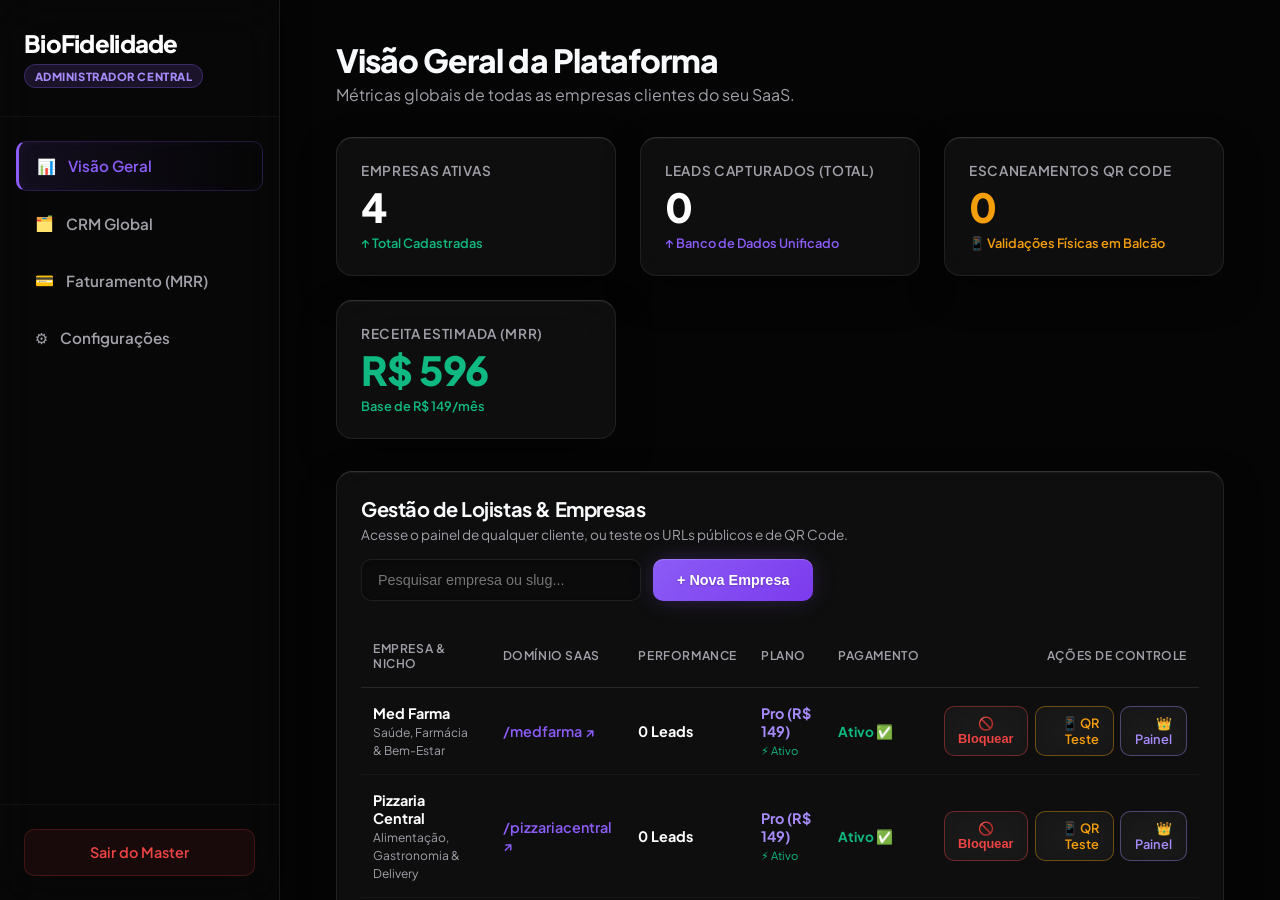
<file: admin/master.html>
<!DOCTYPE html>
<html lang="pt-BR">
<head>
  <meta charset="UTF-8">
  <meta name="viewport" content="width=device-width, initial-scale=1.0">
  <title>BioFidelidade | SaaS Master Admin</title>

  <!-- Google Fonts -->
  <link rel="preconnect" href="https://fonts.googleapis.com">
  <link rel="preconnect" href="https://fonts.gstatic.com" crossorigin>
  <link href="https://fonts.googleapis.com/css2?family=Plus+Jakarta+Sans:wght@400;500;600;700;800&family=Inter:wght@400;500;600&display=swap" rel="stylesheet">
  
  <style>
    :root {
      /* Deep Premium Dark Theme */
      --bg-color: #050505;
      --sidebar-bg: rgba(10, 10, 10, 0.4);
      --card-bg: rgba(25, 25, 25, 0.5);
      --card-hover: rgba(35, 35, 35, 0.7);
      --border-color: rgba(255,255,255,0.08);
      --border-highlight: rgba(255,255,255,0.15);
      --text-main: #f8fafc;
      --text-muted: #a1a1aa;
      --primary: #8b5cf6;
      --primary-hover: #7c3aed;
      --primary-glow: rgba(139, 92, 246, 0.35);
      --accent: #10b981;
      --radius-sm: 10px;
      --radius-md: 16px;
      --radius-lg: 24px;
      --transition: all 0.3s cubic-bezier(0.25, 0.8, 0.25, 1);
      
      --shadow-card: 0 16px 40px -8px rgba(0, 0, 0, 0.5), inset 0 1px 0 rgba(255, 255, 255, 0.05);
    }

    * { box-sizing: border-box; margin: 0; padding: 0; }
    
    body {
      font-family: 'Plus Jakarta Sans', system-ui, sans-serif;
      background: var(--bg-color);
      color: var(--text-main);
      display: flex;
      min-height: 100vh;
      overflow-x: hidden;
      -webkit-font-smoothing: antialiased;
    }

    /* Scrollbar */
    ::-webkit-scrollbar { width: 6px; height: 6px; }
    ::-webkit-scrollbar-track { background: transparent; }
    ::-webkit-scrollbar-thumb { background: rgba(255,255,255,0.1); border-radius: 4px; }

    /* Layout */
    .sidebar {
      width: 280px;
      background: var(--sidebar-bg);
      backdrop-filter: blur(24px);
      -webkit-backdrop-filter: blur(24px);
      border-right: 1px solid var(--border-color);
      display: flex;
      flex-direction: column;
      flex-shrink: 0;
      position: sticky;
      top: 0;
      height: 100vh;
      box-shadow: 4px 0 24px rgba(0,0,0,0.4);
      z-index: 100;
    }
    .sidebar-header {
      padding: 1.75rem 1.5rem;
      border-bottom: 1px solid rgba(255,255,255,0.05);
      display: flex;
      flex-direction: column;
      gap: 0.4rem;
    }
    .sidebar-brand { font-size: 1.5rem; font-weight: 800; color: #fff; letter-spacing: -0.03em; }
    .badge-master {
      background: rgba(139, 92, 246, 0.15); color: #a78bfa;
      border: 1px solid rgba(139, 92, 246, 0.3); padding: 0.25rem 0.6rem; border-radius: 99px;
      font-size: 0.7rem; font-weight: 800; text-transform: uppercase; align-self: flex-start;
      letter-spacing: 0.05em;
    }

    .nav-menu { padding: 1.5rem 1rem; flex: 1; display: flex; flex-direction: column; gap: 0.5rem; overflow-y: auto;}
    .nav-item {
      display: flex; align-items: center; gap: 0.75rem;
      padding: 0.85rem 1.1rem; border-radius: var(--radius-sm);
      color: var(--text-muted); text-decoration: none; font-weight: 600; font-size: 0.95rem;
      cursor: pointer; transition: var(--transition);
      border: 1px solid transparent;
    }
    .nav-item:hover { background: rgba(255,255,255,0.03); color: #fff; border-color: rgba(255,255,255,0.05); }
    .nav-item.active { 
      background: linear-gradient(90deg, rgba(139, 92, 246, 0.1) 0%, transparent 100%);
      color: var(--primary); 
      border: 1px solid rgba(139, 92, 246, 0.2);
      border-left: 3px solid var(--primary); 
      box-shadow: inset 2px 0 12px rgba(139, 92, 246, 0.05);
    }
    
    .sidebar-footer { padding: 1.5rem; border-top: 1px solid rgba(255,255,255,0.05); }
    .btn-logout {
      width: 100%; display: block; text-align: center; padding: 0.85rem;
      background: rgba(239, 68, 68, 0.08); color: #ef4444; border: 1px solid rgba(239, 68, 68, 0.2);
      border-radius: var(--radius-sm); font-weight: 600; font-size: 0.9rem; cursor: pointer; text-decoration: none;
      transition: var(--transition);
    }
    .btn-logout:hover { background: rgba(239, 68, 68, 0.15); box-shadow: 0 0 16px rgba(239, 68, 68, 0.2); }

    .main-content {
      flex: 1; padding: 2.5rem 3.5rem; overflow-y: auto; height: 100vh; position: relative;
    }
    
    .header-top { display: flex; justify-content: space-between; align-items: center; margin-bottom: 2rem; }
    .page-title h1 { font-size: 2rem; font-weight: 800; margin-bottom: 0.25rem; letter-spacing: -0.03em; }
    .page-title p { color: var(--text-muted); font-size: 1rem; }

    /* Cards & Grid */
    .metrics-grid { display: grid; grid-template-columns: repeat(auto-fit, minmax(220px, 1fr)); gap: 1.5rem; margin-bottom: 2rem; }
    .stat-card {
      background: var(--card-bg); border: 1px solid var(--border-color); border-top: 1px solid var(--border-highlight);
      backdrop-filter: blur(24px); -webkit-backdrop-filter: blur(24px);
      border-radius: var(--radius-md); padding: 1.5rem; display: flex; flex-direction: column; gap: 0.5rem;
      transition: var(--transition); box-shadow: var(--shadow-card);
    }
    .stat-card:hover { transform: translateY(-4px); border-color: var(--border-highlight); background: var(--card-hover); }
    .stat-label { font-size: 0.85rem; color: var(--text-muted); font-weight: 600; text-transform: uppercase; letter-spacing: 0.05em; }
    .stat-val { font-size: 2.5rem; font-weight: 800; color: #fff; line-height: 1; letter-spacing: -0.02em; }
    .stat-trend { font-size: 0.8rem; font-weight: 600; display: inline-flex; align-items: center; gap: 0.35rem; }
    .trend-up { color: var(--accent); }
    .trend-purple { color: var(--primary); }
    .trend-amber { color: #f59e0b; }

    /* Panels & Tables */
    .glass-panel {
      background: var(--card-bg); border: 1px solid var(--border-color); border-top: 1px solid var(--border-highlight);
      backdrop-filter: blur(24px); -webkit-backdrop-filter: blur(24px);
      border-radius: var(--radius-md); padding: 1.5rem; margin-bottom: 2rem; box-shadow: var(--shadow-card);
    }
    .panel-header { display: flex; justify-content: space-between; align-items: center; margin-bottom: 1.5rem; flex-wrap: wrap; gap: 1rem; }
    .panel-title h3 { font-size: 1.25rem; font-weight: 700; letter-spacing: -0.02em; }
    .panel-title p { font-size: 0.85rem; color: var(--text-muted); margin-top: 0.3rem; }

    .input-search {
      background: rgba(10,10,10,0.6); border: 1px solid var(--border-color);
      border-radius: var(--radius-sm); padding: 0.75rem 1rem; color: #fff; font-size: 0.9rem; width: 280px; outline: none; transition: var(--transition);
      box-shadow: inset 0 2px 4px rgba(0,0,0,0.2);
    }
    .input-search:focus { border-color: var(--primary); background: rgba(0,0,0,0.8); box-shadow: inset 0 2px 4px rgba(0,0,0,0.2), 0 0 0 3px var(--primary-glow); }

    .btn-primary {
      background: linear-gradient(135deg, var(--primary) 0%, var(--primary-hover) 100%); color: #fff; border: none; padding: 0.75rem 1.5rem;
      border-radius: var(--radius-sm); font-weight: 700; font-size: 0.9rem; cursor: pointer; transition: var(--transition);
      box-shadow: 0 0 24px -4px var(--primary-glow), inset 0 1px 1px rgba(255,255,255,0.2); text-shadow: 0 1px 2px rgba(0,0,0,0.2);
    }
    .btn-primary:hover { transform: translateY(-2px); filter: brightness(1.1); box-shadow: 0 8px 24px -4px var(--primary-glow), inset 0 1px 1px rgba(255,255,255,0.3); }
    
    .btn-outline {
      background: rgba(255,255,255,0.03); color: #e2e8f0; border: 1px solid var(--border-color); padding: 0.5rem 0.85rem;
      border-radius: var(--radius-sm); font-weight: 600; font-size: 0.8rem; cursor: pointer; text-decoration: none; transition: var(--transition); display: inline-flex; align-items: center; gap: 0.3rem;
      backdrop-filter: blur(12px);
    }
    .btn-outline:hover { background: rgba(255,255,255,0.08); border-color: var(--border-highlight); transform: translateY(-2px); }

    table { width: 100%; border-collapse: collapse; text-align: left; font-size: 0.9rem; }
    th { padding: 1rem 0.75rem; border-bottom: 1px solid rgba(255,255,255,0.1); color: var(--text-muted); font-weight: 600; text-transform: uppercase; font-size: 0.75rem; letter-spacing: 0.05em; }
    td { padding: 1rem 0.75rem; border-bottom: 1px solid rgba(255,255,255,0.04); color: #e2e8f0; vertical-align: middle; }
    tr:last-child td { border-bottom: none; }
    tr:hover td { background: rgba(255,255,255,0.03); }

    /* Modais */
    .modal-overlay {
      position: fixed; top: 0; left: 0; right: 0; bottom: 0; background: rgba(0, 0, 0, 0.75);
      backdrop-filter: blur(12px); -webkit-backdrop-filter: blur(12px); display: flex; align-items: center; justify-content: center;
      z-index: 10000; opacity: 0; pointer-events: none; transition: var(--transition); padding: 1rem;
    }
    .modal-overlay.active { opacity: 1; pointer-events: auto; }
    .modal-box {
      background: #0f1115; border: 1px solid var(--border-color); border-top: 1px solid var(--border-highlight); border-radius: var(--radius-lg);
      width: 100%; max-width: 480px; max-height: 90vh; overflow-y: auto; padding: 1.5rem;
      transform: scale(0.9) translateY(20px); transition: all 0.4s cubic-bezier(0.175, 0.885, 0.32, 1.275); position: relative;
      box-shadow: var(--shadow-card);
    }
    .modal-overlay.active .modal-box { transform: scale(1) translateY(0); }
    .btn-close-modal {
      position: absolute; right: 1rem; top: 1rem; background: none; border: none;
      color: var(--text-muted); font-size: 1.5rem; cursor: pointer; transition: var(--transition);
    }
    .btn-close-modal:hover { color: #fff; transform: scale(1.1); }
  </style>
</head>
<body>

  <!-- SIDEBAR -->
  <aside class="sidebar">
    <div class="sidebar-header">
      <div class="sidebar-brand">BioFidelidade</div>
      <span class="badge-master">Administrador Central</span>
    </div>
    
    <nav class="nav-menu">
      <div class="nav-item active" onclick="switchTab('tab-overview', this)">
        <span>📊</span> Visão Geral
      </div>
      <div class="nav-item" onclick="switchTab('tab-crm-global', this)">
        <span>🗂️</span> CRM Global
      </div>
      <div class="nav-item" onclick="alert('Funcionalidade em desenvolvimento.');">
        <span>💳</span> Faturamento (MRR)
      </div>
      <div class="nav-item" onclick="alert('Funcionalidade em desenvolvimento.');">
        <span>⚙️</span> Configurações
      </div>
    </nav>
    
    <div class="sidebar-footer">
      <a href="login.html" class="btn-logout">Sair do Master</a>
    </div>
  </aside>

  <!-- MAIN CONTENT -->
  <main class="main-content">

    <!-- OVERVIEW TAB -->
    <section id="tab-overview">
      <div class="header-top">
        <div class="page-title">
          <h1>Visão Geral da Plataforma</h1>
          <p>Métricas globais de todas as empresas clientes do seu SaaS.</p>
        </div>
      </div>

      <!-- METRICS GRID -->
      <div class="metrics-grid">
        <div class="stat-card">
          <span class="stat-label">Empresas Ativas</span>
          <div class="stat-val" id="metric-companies">0</div>
          <span class="stat-trend trend-up">↑ Total Cadastradas</span>
        </div>
        <div class="stat-card">
          <span class="stat-label">Leads Capturados (Total)</span>
          <div class="stat-val" id="metric-leads">0</div>
          <span class="stat-trend trend-purple">↑ Banco de Dados Unificado</span>
        </div>
        <div class="stat-card">
          <span class="stat-label">Escaneamentos QR Code</span>
          <div class="stat-val" id="metric-qrscans" style="color: #f59e0b;">0</div>
          <span class="stat-trend trend-amber">📱 Validações Físicas em Balcão</span>
        </div>
        <div class="stat-card">
          <span class="stat-label">Receita Estimada (MRR)</span>
          <div class="stat-val" id="metric-mrr" style="color: var(--accent);">R$ 0</div>
          <span class="stat-trend trend-up">Base de R$ 149/mês</span>
        </div>
      </div>

      <!-- COMPANIES TABLE -->
      <div class="glass-panel">
        <div class="panel-header">
          <div class="panel-title">
            <h3>Gestão de Lojistas & Empresas</h3>
            <p>Acesse o painel de qualquer cliente, ou teste os URLs públicos e de QR Code.</p>
          </div>
          <div style="display: flex; gap: 0.75rem;">
            <input type="text" id="search-companies" class="input-search" placeholder="Pesquisar empresa ou slug..." oninput="filterCompaniesTable()">
            <button class="btn-primary" onclick="openNewCompanyModal()">+ Nova Empresa</button>
          </div>
        </div>

        <table>
          <thead>
            <tr>
              <th>Empresa & Nicho</th>
              <th>Domínio SaaS</th>
              <th>Performance</th>
              <th>Plano</th>
              <th>Pagamento</th>
              <th style="text-align: right;">Ações de Controle</th>
            </tr>
          </thead>
          <tbody id="tbody-companies">
            <!-- Preenchido via JS -->
          </tbody>
        </table>
      </div>
    </section>


    <!-- GLOBAL CRM TAB -->
    <section id="tab-crm-global" style="display: none;">
      <div class="header-top">
        <div class="page-title">
          <h1>Auditoria & CRM Global</h1>
          <p>Visão irrestrita de todos os clientes capturados em todos os lojistas da plataforma.</p>
        </div>
      </div>

      <div class="glass-panel">
        <div class="panel-header">
          <div class="panel-title">
            <h3>Banco de Leads Unificado</h3>
            <p>Selecione um cliente para auditar IP, localização e histórico de validação de sorteios.</p>
          </div>
          <input type="text" id="search-global-leads" class="input-search" placeholder="Buscar por Nome, Telefone ou Empresa..." oninput="filterGlobalLeads()">
        </div>

        <table>
          <thead>
            <tr>
              <th>Lojista (Empresa)</th>
              <th>Nome do Lead</th>
              <th>WhatsApp</th>
              <th>Origem / Captação</th>
              <th style="text-align: right;">Auditoria Técnica</th>
            </tr>
          </thead>
          <tbody id="tbody-global-leads">
            <!-- Preenchido via JS -->
          </tbody>
        </table>
      </div>
    </section>

  </main>

  <!-- MODAL DE AUDITORIA GLOBAL -->
  <div class="modal-overlay" id="modal-audit-master">
    <div class="modal-box">
      <button class="btn-close-modal" onclick="closeModal('modal-audit-master')">&times;</button>
      
      <div style="display: flex; align-items: center; gap: 0.6rem; margin-bottom: 1rem;">
        <div style="background: rgba(139,92,246,0.15); color: #a78bfa; width: 42px; height: 42px; border-radius: 50%; display: flex; align-items: center; justify-content: center; font-size: 1.2rem;">
          🛡️
        </div>
        <div>
          <h3 style="font-weight: 800; font-size: 1.2rem; color: #fff;">Auditoria Global de Lead</h3>
          <span style="font-size: 0.8rem; color: #a78bfa; font-weight: 600;">Modo Administrador Master</span>
        </div>
      </div>

      <div style="background: rgba(255,255,255,0.03); border: 1px solid rgba(255,255,255,0.08); border-radius: 12px; padding: 1.25rem; font-size: 0.9rem;">
        <div style="margin-bottom: 0.75rem; border-bottom: 1px solid rgba(255,255,255,0.05); padding-bottom: 0.75rem;">
          <span style="color: var(--text-muted); display: block; font-size: 0.75rem; text-transform: uppercase; font-weight: 700; margin-bottom: 0.2rem;">Lojista Receptáculo</span>
          <strong id="audit-master-tenant" style="color: #fff; font-size: 1.1rem;">-</strong>
        </div>
        
        <div style="margin-bottom: 0.75rem;">
          <span style="color: var(--text-muted); display: block; font-size: 0.75rem; text-transform: uppercase; font-weight: 700; margin-bottom: 0.2rem;">Nome Completo</span>
          <strong id="audit-master-name" style="color: #fff;">-</strong>
        </div>

        <div style="margin-bottom: 0.75rem;">
          <span style="color: var(--text-muted); display: block; font-size: 0.75rem; text-transform: uppercase; font-weight: 700; margin-bottom: 0.2rem;">Endereço de Rede (IP Público)</span>
          <code id="audit-master-ip" style="background: #000; padding: 0.2rem 0.5rem; border-radius: 4px; color: #10b981; font-weight: 700;">-</code>
        </div>
        
        <div style="margin-bottom: 0.75rem;">
          <span style="color: var(--text-muted); display: block; font-size: 0.75rem; text-transform: uppercase; font-weight: 700; margin-bottom: 0.2rem;">Localização Estimada / Cidade</span>
          <strong id="audit-master-location" style="color: #fff;">-</strong>
        </div>

        <div style="margin-bottom: 0.75rem;">
          <span style="color: var(--text-muted); display: block; font-size: 0.75rem; text-transform: uppercase; font-weight: 700; margin-bottom: 0.2rem;">Data/Hora do Cadastro Original</span>
          <strong id="audit-master-regdate" style="color: #fff;">-</strong>
        </div>

        <div style="margin-bottom: 0.75rem;">
          <span style="color: var(--text-muted); display: block; font-size: 0.75rem; text-transform: uppercase; font-weight: 700; margin-bottom: 0.2rem;">Último Check-in (QR Code)</span>
          <strong id="audit-master-lastscan" style="color: #fff;">-</strong>
        </div>
        
        <div>
          <span style="color: var(--text-muted); display: block; font-size: 0.75rem; text-transform: uppercase; font-weight: 700; margin-bottom: 0.2rem;">Volume de Interações</span>
          <strong id="audit-master-scancount" style="background: rgba(245, 158, 11, 0.15); color: #f59e0b; padding: 0.15rem 0.6rem; border-radius: 99px;">-</strong>
        </div>
      </div>
      
    </div>
  </div>

  <script>
    const defaultCompanies = [
      { name: 'Med Farma', slug: 'medfarma', niche: 'Saúde, Farmácia & Bem-Estar' },
      { name: 'Pizzaria Central', slug: 'pizzariacentral', niche: 'Alimentação, Gastronomia & Delivery' },
      { name: 'Loja Marina Moda', slug: 'lojamarina', niche: 'Moda, Vestuário & Acessórios' },
      { name: 'Barbearia Alfa', slug: 'barbeariax', niche: 'Estética, Beleza & Barbearia' }
    ];

    let allCompaniesList = [];
    let globalLeadsList = [];

    document.addEventListener('DOMContentLoaded', () => {
      loadMasterData();
    });

    function switchTab(tabId, btn) {
      document.querySelectorAll('section[id^="tab-"]').forEach(el => el.style.display = 'none');
      document.querySelectorAll('.nav-item').forEach(el => el.classList.remove('active'));
      document.getElementById(tabId).style.display = 'block';
      if (btn) btn.classList.add('active');
    }

    function openModal(id) {
      const el = document.getElementById(id);
      if (el) el.classList.add('active');
    }

    function closeModal(id) {
      const el = document.getElementById(id);
      if (el) el.classList.remove('active');
    }

    function setUnique(arr) { return Array.from(new Set(arr)); }

    function loadMasterData() {
      const customTenants = JSON.parse(localStorage.getItem('bf_custom_tenants') || '{}');
      const mergedSlugs = setUnique(['medfarma', 'pizzariacentral', 'lojamarina', 'barbeariax', ...Object.keys(customTenants)]);

      let totalLeadsCount = 0;
      let totalQrScansCount = 0;
      globalLeadsList = [];

      allCompaniesList = mergedSlugs.map(slug => {
        const def = defaultCompanies.find(c => c.slug === slug) || {};
        const custom = customTenants[slug] || {};
        const name = custom.name || def.name || slug.toUpperCase();
        const niche = custom.niche || def.niche || 'Geral';

        let realLeads = [];
        try { realLeads = JSON.parse(localStorage.getItem(`bf_leads_${slug}`) || '[]'); } catch(e) {}
        
        const leadsCount = realLeads.length;
        totalLeadsCount += leadsCount;

        const qrScans = realLeads.reduce((acc, curr) => acc + (curr.scanCount || (curr.source && curr.source.includes('QR') ? 1 : 0)), 0);
        totalQrScansCount += qrScans;

        // Populate global leads list for CRM tab
        realLeads.forEach(lead => {
          globalLeadsList.push({
            tenantSlug: slug,
            tenantName: name,
            ...lead
          });
        });

        const subStatus = custom.subscription_status || def.subscription_status || 'active';
        return { name, slug, niche, leads: leadsCount, qrScans, plan: 'Pro (R$ 149)', status: 'Ativo', subscription_status: subStatus };
      });

      // Update Top Metrics
      document.getElementById('metric-companies').textContent = allCompaniesList.length;
      document.getElementById('metric-leads').textContent = totalLeadsCount;
      document.getElementById('metric-qrscans').textContent = totalQrScansCount;
      document.getElementById('metric-mrr').textContent = 'R$ ' + (allCompaniesList.length * 149).toLocaleString('pt-BR');

      renderCompaniesTable(allCompaniesList);
      
      // Sort global leads by most recent scan or cáreation
      globalLeadsList.sort((a, b) => {
        if (!a.date && !b.date) return 0;
        if (!a.date) return 1;
        if (!b.date) return -1;
        return -1; 
      });
      renderGlobalLeadsTable(globalLeadsList);
    }

    function renderCompaniesTable(list) {
      const tbody = document.getElementById('tbody-companies');
      if (!tbody) return;

      tbody.innerHTML = list.map(c => `
        <tr>
          <td>
            <strong style="color: #fff;">${c.name}</strong><br>
            <span style="font-size: 0.75rem; color: var(--text-muted);">${c.niche}</span>
          </td>
          <td>
            <a href="../index.html?tenant=${c.slug}" target="_blank" style="color: var(--primary); text-decoration: none; font-weight: 600;">/${c.slug} ↗</a>
          </td>
          <td>
            <strong style="color: #fff;">${c.leads} Leads</strong>
            ${c.qrScans > 0 ? `<br><span style="font-size: 0.72rem; color: #f59e0b;">📱 ${c.qrScans} QR Scans</span>` : ''}
          </td>
          <td>
            <span style="color: #a78bfa; font-weight: 700;">${c.plan}</span><br>
            <span style="color: var(--accent); font-size: 0.7rem;">⚡ ${c.status}</span>
          </td>
          <td>
            ${c.subscription_status === 'past_due' ? `<span style="color: #ef4444; font-weight: 700; font-size: 0.85rem;">Inadimplente ❌</span>` : `<span style="color: #10b981; font-weight: 700; font-size: 0.85rem;">Ativo ✅</span>`}
          </td>
          <td style="text-align: right;">
            <div style="display: flex; gap: 0.4rem; justify-content: flex-end;">
              <button onclick="toggleCompanyPaymentStatus('${c.slug}')" class="btn-outline" style="color: ${c.subscription_status === 'past_due' ? '#10b981' : '#ef4444'}; border-color: ${c.subscription_status === 'past_due' ? 'rgba(16,185,129,0.4)' : 'rgba(239,68,68,0.4)'};" title="Liberar ou Bloquear">
                ${c.subscription_status === 'past_due' ? '✅ Liberar' : '🚫 Bloquear'}
              </button>
              <a href="../index.html?tenant=${c.slug}&src=qrcode" target="_blank" class="btn-outline" style="color: #f59e0b; border-color: rgba(245,158,11,0.4);" title="Testar QR Code Físico">
                📱 QR Teste
              </a>
              <a href="empresa.html?tenant=${c.slug}&master=true" class="btn-outline" style="color: #a78bfa; border-color: rgba(167,139,250,0.4);">
                👑 Painel
              </a>
            </div>
          </td>
        </tr>
      `).join('');
    }

    function renderGlobalLeadsTable(list) {
      const tbody = document.getElementById('tbody-global-leads');
      if (!tbody) return;

      tbody.innerHTML = list.map((lead, i) => `
        <tr>
          <td>
            <span style="background: rgba(255,255,255,0.05); padding: 0.2rem 0.5rem; border-radius: 4px; font-size: 0.75rem; border: 1px solid var(--border-color);">
              ${lead.tenantName}
            </span>
          </td>
          <td><strong style="color: #fff;">${lead.name || 'Desconhecido'}</strong></td>
          <td>${lead.whatsapp || 'N/A'}</td>
          <td>
            <span style="font-size: 0.8rem; color: ${lead.isValidated ? '#10b981' : 'var(--text-muted)'};">
              ${lead.isValidated ? '✅ QR Validado' : (lead.source || 'Bio Link')}
            </span>
          </td>
          <td style="text-align: right;">
            <button class="btn-outline" onclick="openMasterAudit(${i})" style="color: #38bdf8; border-color: rgba(56,189,248,0.4);">
              🔍 Auditoria
            </button>
          </td>
        </tr>
      `).join('');
    }

    function openMasterAudit(index) {
      const lead = globalLeadsList[index];
      if (!lead) return;

      document.getElementById('audit-master-tenant').textContent = `${lead.tenantName} (/${lead.tenantSlug})`;
      document.getElementById('audit-master-name').textContent = lead.name || 'Desconhecido';
      document.getElementById('audit-master-ip').textContent = lead.ip || 'Não Registrado (Cadastro Antigo)';
      document.getElementById('audit-master-location').textContent = lead.location || (lead.bairro ? `${lead.bairro} (Local)` : 'Não Registrado');
      document.getElementById('audit-master-regdate').textContent = lead.date || 'Recente';
      document.getElementById('audit-master-lastscan').textContent = lead.lastScanDate || lead.date || 'Não escaneou QR';
      document.getElementById('audit-master-scancount').textContent = `${lead.scanCount || 1} Escaneamento(s)`;

      openModal('modal-audit-master');
    }

    function filterCompaniesTable() {
      const q = document.getElementById('search-companies').value.toLowerCase().trim();
      const filtered = allCompaniesList.filter(c => c.name.toLowerCase().includes(q) || c.slug.toLowerCase().includes(q));
      renderCompaniesTable(filtered);
    }

    function filterGlobalLeads() {
      const q = document.getElementById('search-global-leads').value.toLowerCase().trim();
      const filtered = globalLeadsList.filter(l => 
        (l.name && l.name.toLowerCase().includes(q)) || 
        (l.whatsapp && l.whatsapp.includes(q)) ||
        (l.tenantName && l.tenantName.toLowerCase().includes(q))
      );
      renderGlobalLeadsTable(filtered);
    }

    function toggleCompanyPaymentStatus(slug) {
      const company = allCompaniesList.find(c => c.slug === slug);
      if (!company) return;
      
      const newStatus = company.subscription_status === 'past_due' ? 'active' : 'past_due';
      const action = newStatus === 'active' ? 'liberar' : 'bloquear';
      
      if(confirm(`Tem certeza que deseja ${action} a empresa ${company.name}?`)) {
        company.subscription_status = newStatus;
        
        let customTenants = JSON.parse(localStorage.getItem('bf_custom_tenants') || '{}');
        if (!customTenants[slug]) customTenants[slug] = {};
        customTenants[slug].subscription_status = newStatus;
        localStorage.setItem('bf_custom_tenants', JSON.stringify(customTenants));

        // In a real scenario, this would update Supabase here:
        // await supabaseClient.from('companies').update({subscription_status: newStatus}).eq('slug', slug);
        
        filterCompaniesTable();
        showToast(`Empresa ${company.name} ${newStatus === 'active' ? 'liberada' : 'bloqueada'} com sucesso!`, newStatus === 'active' ? 'success' : 'error');
      }
    }

    function openNewCompanyModal() {
      const name = prompt("Nome da Nova Empresa Cliente:");
      if (name) {
        const slug = prompt("Slug único da empresa (ex: minhaloja):", name.toLowerCase().replace(/[^a-z0-9]/g, ''));
        if (slug) {
          const newCompany = {
            id: 'comp-' + Date.now(),
            name: name,
            slug: slug,
            niche: 'Geral',
            primaryColor: '#10b981',
            whatsapp: '',
            address: '',
            isOpen: true
          };
          const customTenants = JSON.parse(localStorage.getItem('bf_custom_tenants') || '{}');
          customTenants[slug] = newCompany;
          localStorage.setItem('bf_custom_tenants', JSON.stringify(customTenants));
          alert(`Empresa "${name}" cadastrada!`);
          loadMasterData();
        }
      }
    }
  </script>
</body>
</html>
</file>
<file: css/style.css>
/* ==========================================================================
   BioFidelidade SaaS - Premium Design System & Multi-Tenant UI
   Target: seudominio.com/[slug]
   ========================================================================== */

@import url('https://fonts.googleapis.com/css2?family=Plus+Jakarta+Sans:wght@400;500;600;700;800&family=Inter:wght@400;500;600&display=swap');

:root {
  /* Dynamic Tenant Primary Color */
  --tenant-primary: #10b981;
  --tenant-primary-hover: #059669;
  --tenant-glow: rgba(16, 185, 129, 0.35);

  /* Deep Premium Dark Theme (Slate/Zinc blend) */
  --bg-body: #050505;
  --bg-card: rgba(25, 25, 25, 0.5);
  --bg-card-hover: rgba(35, 35, 35, 0.7);
  --bg-input: rgba(10, 10, 10, 0.6);
  --border-color: rgba(255, 255, 255, 0.08);
  --border-highlight: rgba(255, 255, 255, 0.15);
  
  /* Refined Text Colors */
  --text-main: #f8fafc;
  --text-muted: #a1a1aa;
  --text-dim: #71717a;

  /* Status Colors */
  --open-green: #10b981;
  --closed-red: #ef4444;
  --warning-yellow: #f59e0b;

  /* Typography & Layout */
  --font-family: 'Plus Jakarta Sans', 'Inter', -apple-system, BlinkMacSystemFont, sans-serif;
  --radius-sm: 10px;
  --radius-md: 16px;
  --radius-lg: 24px;
  --radius-full: 9999px;
  
  /* Advanced Shadows */
  --shadow-sm: 0 2px 8px -2px rgba(0, 0, 0, 0.3);
  --shadow-card: 0 16px 40px -8px rgba(0, 0, 0, 0.5), inset 0 1px 0 rgba(255, 255, 255, 0.05);
  --shadow-glow: 0 0 24px -4px var(--tenant-glow);
  --transition: all 0.3s cubic-bezier(0.25, 0.8, 0.25, 1);
  --transition-fast: all 0.15s ease-out;
}

/* Reset */
* {
  margin: 0;
  padding: 0;
  box-sizing: border-box;
}

html {
  font-family: var(--font-family);
  background-color: var(--bg-body);
  color: var(--text-main);
  scroll-behavior: smooth;
  -webkit-font-smoothing: antialiased;
  -moz-osx-font-smoothing: grayscale;
}

body {
  min-height: 100vh;
  overflow-x: hidden;
  background: 
    radial-gradient(circle at 50% -20%, var(--tenant-glow) 0%, transparent 50%),
    radial-gradient(circle at -20% 120%, rgba(255,255,255,0.03) 0%, transparent 40%),
    var(--bg-body);
  background-attachment: fixed;
}

/* Mobile-First Container (Max 480px width for Instagram bio look) */
.mobile-wrapper {
  width: 100%;
  max-width: 480px;
  min-height: 100vh;
  padding: 1.5rem 1.25rem 4rem;
  display: flex;
  flex-direction: column;
  gap: 1.5rem;
}

.full-wrapper {
  width: 92%;
  max-width: 1200px;
  padding: 2rem 1rem;
}

/* Premium Glassmorphism Cards */
.glass-card {
  background: var(--bg-card);
  backdrop-filter: blur(24px);
  -webkit-backdrop-filter: blur(24px);
  border: 1px solid var(--border-color);
  border-top: 1px solid var(--border-highlight);
  border-radius: var(--radius-md);
  padding: 1.5rem;
  box-shadow: var(--shadow-card);
  transition: var(--transition);
}

.glass-card:hover {
  border-color: var(--border-highlight);
  background: var(--bg-card-hover);
}

/* Header & Tenant Profile */
.profile-header {
  text-align: center;
  position: relative;
  animation: fadeInDown 0.6s cubic-bezier(0.2, 0.8, 0.2, 1);
}

.tenant-banner {
  width: 100%;
  height: 140px;
  border-radius: var(--radius-md);
  object-fit: cover;
  border: 1px solid var(--border-color);
  margin-bottom: -50px;
  box-shadow: var(--shadow-sm);
}

.tenant-avatar {
  width: 100px;
  height: 100px;
  border-radius: 50%;
  background: #000;
  border: 4px solid var(--bg-body);
  display: flex;
  align-items: center;
  justify-content: center;
  font-size: 2.5rem;
  margin: 0 auto 0.75rem;
  box-shadow: var(--shadow-glow);
  position: relative;
  z-index: 2;
  transition: var(--transition);
}

.tenant-avatar:hover {
  transform: scale(1.05);
  box-shadow: 0 0 32px -2px var(--tenant-glow);
}

.tenant-name {
  font-size: 1.5rem;
  font-weight: 800;
  color: var(--text-main);
  line-height: 1.2;
  letter-spacing: -0.02em;
}

.tenant-bio {
  font-size: 0.95rem;
  color: var(--text-muted);
  margin-top: 0.4rem;
  line-height: 1.5;
}

/* Status Badge Aberto / Fechado */
.status-pill {
  display: inline-flex;
  align-items: center;
  gap: 0.5rem;
  padding: 0.35rem 1rem;
  border-radius: var(--radius-full);
  font-size: 0.8rem;
  font-weight: 700;
  margin: 0.75rem 0 1.25rem;
  border: 1px solid var(--border-color);
  box-shadow: var(--shadow-sm);
  backdrop-filter: blur(8px);
}

.status-pill.open {
  background: rgba(16, 185, 129, 0.1);
  color: var(--open-green);
  border-color: rgba(16, 185, 129, 0.25);
}

.status-pill.closed {
  background: rgba(239, 68, 68, 0.1);
  color: var(--closed-red);
  border-color: rgba(239, 68, 68, 0.25);
}

.status-dot {
  width: 8px;
  height: 8px;
  border-radius: 50%;
}

.status-pill.open .status-dot {
  background: var(--open-green);
  box-shadow: 0 0 10px var(--open-green);
  animation: pulse 2s infinite;
}

.status-pill.closed .status-dot {
  background: var(--closed-red);
}

@keyframes pulse {
  0% { box-shadow: 0 0 0 0 rgba(16, 185, 129, 0.4); }
  70% { box-shadow: 0 0 0 6px rgba(16, 185, 129, 0); }
  100% { box-shadow: 0 0 0 0 rgba(16, 185, 129, 0); }
}

@keyframes fadeInDown {
  from { opacity: 0; transform: translateY(-15px); }
  to { opacity: 1; transform: translateY(0); }
}

/* CTA Action Buttons */
.btn-action {
  width: 100%;
  display: flex;
  align-items: center;
  justify-content: center;
  gap: 0.75rem;
  padding: 1rem 1.5rem;
  border-radius: var(--radius-md);
  font-size: 1rem;
  font-weight: 700;
  cursor: pointer;
  border: none;
  text-decoration: none;
  transition: var(--transition);
  position: relative;
  overflow: hidden;
}

.btn-primary-action {
  background: linear-gradient(135deg, var(--tenant-primary) 0%, var(--tenant-primary-hover) 100%);
  color: #ffffff;
  box-shadow: var(--shadow-glow), inset 0 1px 1px rgba(255,255,255,0.2);
  text-shadow: 0 1px 2px rgba(0,0,0,0.2);
}

.btn-primary-action:hover {
  transform: translateY(-3px);
  filter: brightness(1.1);
  box-shadow: 0 8px 24px -4px var(--tenant-glow), inset 0 1px 1px rgba(255,255,255,0.3);
}

.btn-primary-action:active {
  transform: translateY(0);
}

.btn-secondary-action {
  background: rgba(255, 255, 255, 0.03);
  color: var(--text-main);
  border: 1px solid var(--border-color);
  backdrop-filter: blur(12px);
}

.btn-secondary-action:hover {
  background: rgba(255, 255, 255, 0.08);
  border-color: var(--border-highlight);
  transform: translateY(-2px);
}

/* Photo Highlights Cards */
.highlights-container {
  display: flex;
  gap: 1rem;
  overflow-x: auto;
  padding-bottom: 0.75rem;
  scroll-snap-type: x mandatory;
  scrollbar-width: none; /* Firefox */
}

.highlights-container::-webkit-scrollbar {
  display: none; /* Chrome/Safari */
}

.highlight-card {
  min-width: 170px;
  max-width: 170px;
  background: rgba(10, 10, 10, 0.4);
  border: 1px solid var(--border-color);
  border-radius: var(--radius-md);
  overflow: hidden;
  cursor: pointer;
  transition: var(--transition);
  scroll-snap-align: start;
  display: flex;
  flex-direction: column;
  box-shadow: var(--shadow-sm);
}

.highlight-card:hover {
  border-color: var(--tenant-primary);
  transform: translateY(-4px);
  box-shadow: var(--shadow-glow);
}

.highlight-img {
  width: 100%;
  height: 120px;
  object-fit: cover;
  transition: var(--transition);
}

.highlight-card:hover .highlight-img {
  transform: scale(1.05);
}

.highlight-body {
  padding: 0.8rem;
  background: linear-gradient(to top, rgba(0,0,0,0.8), transparent);
}

.highlight-title {
  font-size: 0.85rem;
  font-weight: 700;
  color: #fff;
  line-height: 1.3;
}

.highlight-price {
  font-size: 0.85rem;
  color: var(--tenant-primary);
  font-weight: 800;
  margin-top: 0.3rem;
  letter-spacing: -0.01em;
}

/* Payment Badges Grid */
.payment-pills-grid {
  display: flex;
  flex-wrap: wrap;
  gap: 0.5rem;
  margin-top: 0.75rem;
}

.payment-pill {
  font-size: 0.75rem;
  font-weight: 600;
  padding: 0.35rem 0.75rem;
  background: rgba(255, 255, 255, 0.03);
  border: 1px solid var(--border-color);
  border-radius: var(--radius-full);
  color: var(--text-muted);
  transition: var(--transition-fast);
}

.payment-pill:hover {
  background: rgba(255, 255, 255, 0.08);
  color: var(--text-main);
  border-color: var(--border-highlight);
}

/* Review / Social Proof Card */
.review-rating-badge {
  display: inline-flex;
  align-items: center;
  gap: 0.4rem;
  background: rgba(245, 158, 11, 0.1);
  color: #fbbf24;
  border: 1px solid rgba(245, 158, 11, 0.25);
  padding: 0.25rem 0.75rem;
  border-radius: var(--radius-full);
  font-size: 0.85rem;
  font-weight: 800;
  box-shadow: 0 0 12px rgba(245, 158, 11, 0.1);
}

/* Forms & Inputs */
.form-group {
  display: flex;
  flex-direction: column;
  gap: 0.4rem;
  margin-bottom: 0.85rem;
  position: relative;
}

.form-label {
  font-size: 0.8rem;
  font-weight: 600;
  color: var(--text-muted);
  margin-left: 0.1rem;
}

.form-control {
  width: 100%;
  padding: 0.75rem 1rem;
  background: var(--bg-input);
  border: 1px solid var(--border-color);
  border-radius: var(--radius-sm);
  color: var(--text-main);
  font-family: inherit;
  font-size: 0.9rem;
  transition: var(--transition-fast);
  box-shadow: inset 0 2px 4px rgba(0,0,0,0.2);
}

.form-control:focus {
  outline: none;
  border-color: var(--tenant-primary);
  background: rgba(0,0,0,0.8);
  box-shadow: inset 0 2px 4px rgba(0,0,0,0.2), 0 0 0 3px var(--tenant-glow);
}

.form-row-grid {
  display: grid;
  grid-template-columns: 1fr 1fr;
  gap: 0.75rem;
}

/* Modal Overlay */
.modal-overlay {
  position: fixed;
  top: 0; left: 0; right: 0; bottom: 0;
  background: rgba(0, 0, 0, 0.75);
  backdrop-filter: blur(12px);
  -webkit-backdrop-filter: blur(12px);
  display: flex;
  align-items: center;
  justify-content: center;
  z-index: 1000;
  opacity: 0;
  pointer-events: none;
  transition: var(--transition);
  padding: 1rem;
}

.modal-overlay.active {
  opacity: 1;
  pointer-events: auto;
}

.modal-box {
  background: #0f1115;
  border: 1px solid var(--border-color);
  border-top: 1px solid var(--border-highlight);
  border-radius: var(--radius-lg);
  width: 100%;
  max-width: 420px;
  max-height: 90vh;
  overflow-y: auto;
  padding: 1.5rem;
  transform: scale(0.9) translateY(20px);
  transition: all 0.4s cubic-bezier(0.175, 0.885, 0.32, 1.275);
  box-shadow: var(--shadow-card);
}

.modal-overlay.active .modal-box {
  transform: scale(1) translateY(0);
}

.modal-box::-webkit-scrollbar {
  width: 6px;
}

.modal-box::-webkit-scrollbar-thumb {
  background: rgba(255,255,255,0.1);
  border-radius: 6px;
}

/* Switcher Toolbar for Testing Multi-Tenants */
.tenant-switcher-bar {
  background: rgba(5, 5, 5, 0.9);
  backdrop-filter: blur(12px);
  border-bottom: 1px solid var(--border-color);
  width: 100%;
  padding: 0.75rem 1.25rem;
  display: flex;
  justify-content: space-between;
  align-items: center;
  font-size: 0.85rem;
  position: sticky;
  top: 0;
  z-index: 900;
}

.tenant-switcher-select {
  background: rgba(255, 255, 255, 0.05);
  border: 1px solid var(--border-color);
  color: #fff;
  padding: 0.4rem 0.75rem;
  border-radius: 6px;
  font-size: 0.85rem;
  font-family: inherit;
  outline: none;
  cursor: pointer;
}

/* Otimização Responsiva para Telas Menores */
@media (max-height: 720px) {
  .modal-box {
    padding: 1.1rem;
    max-height: 94vh;
  }
  .form-group {
    margin-bottom: 0.6rem;
  }
  .btn-action {
    padding: 0.85rem 1rem;
    font-size: 0.95rem;
  }
}
</file>
